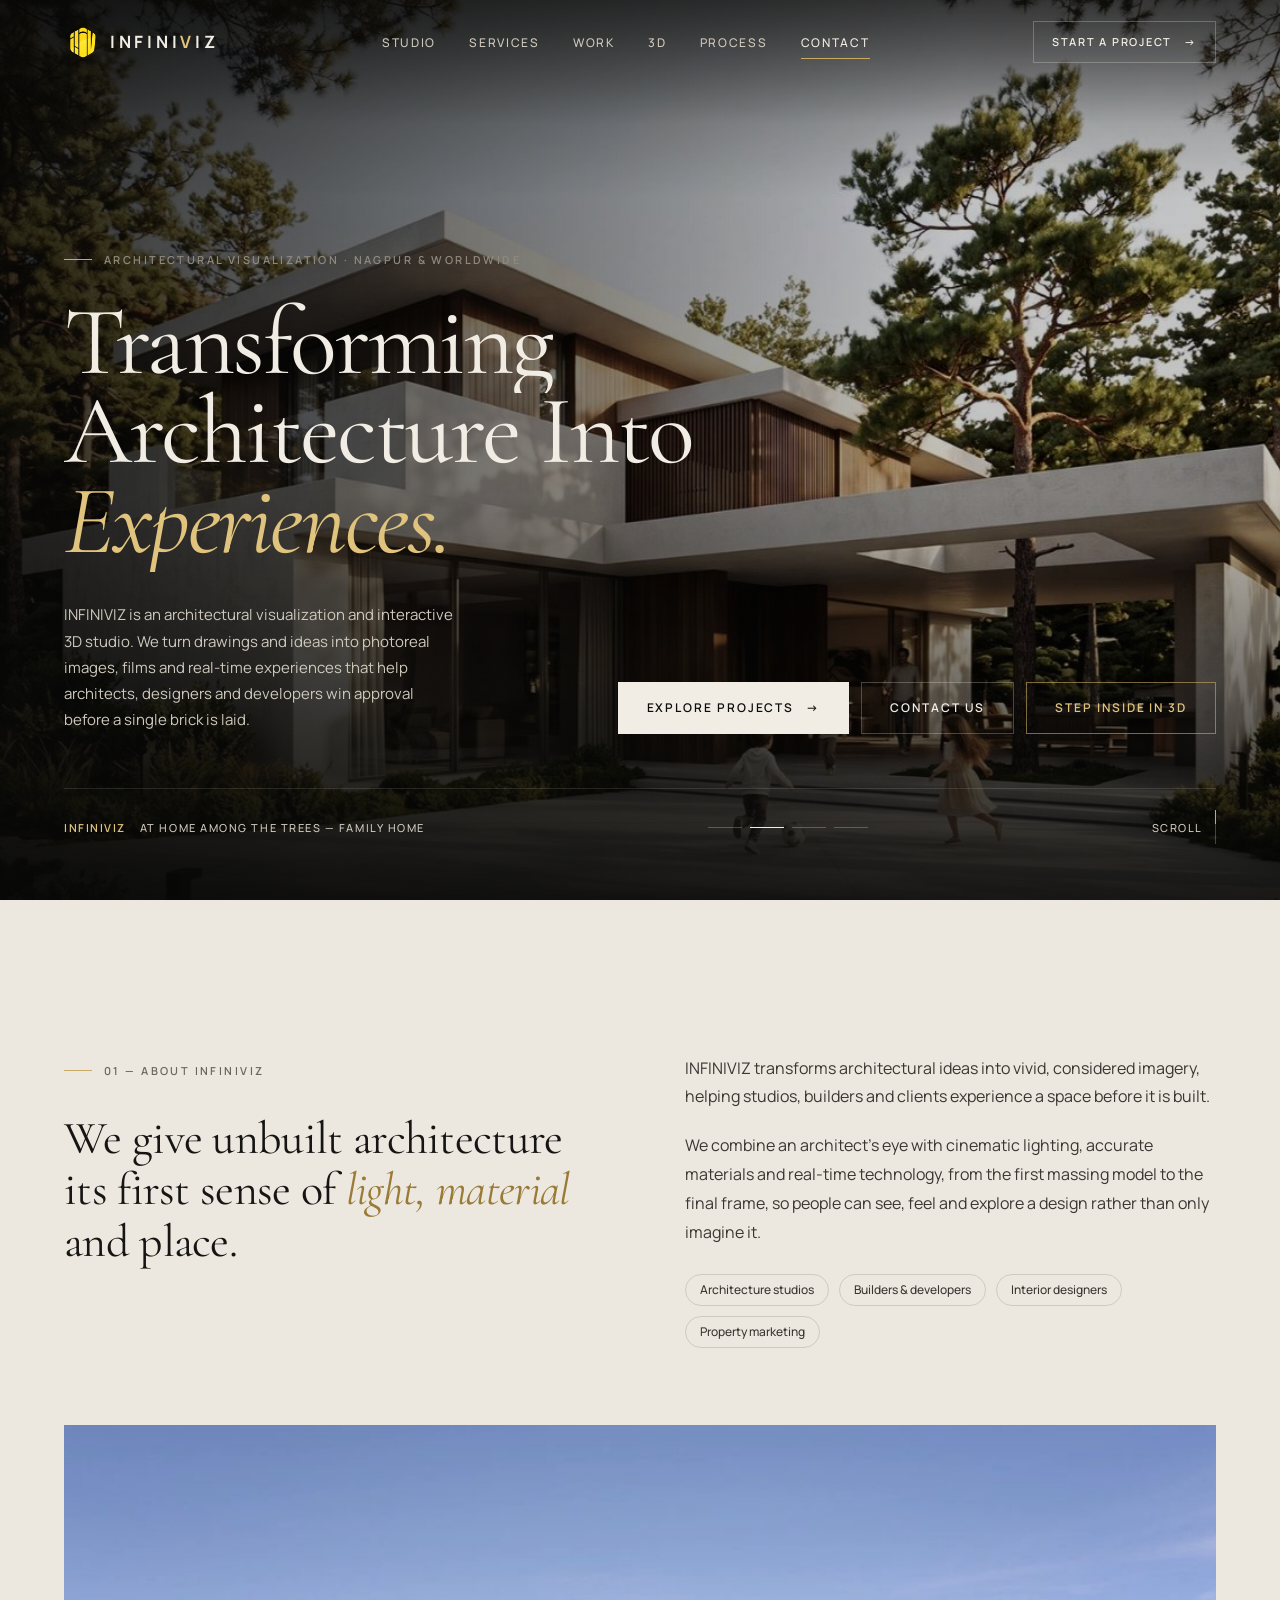
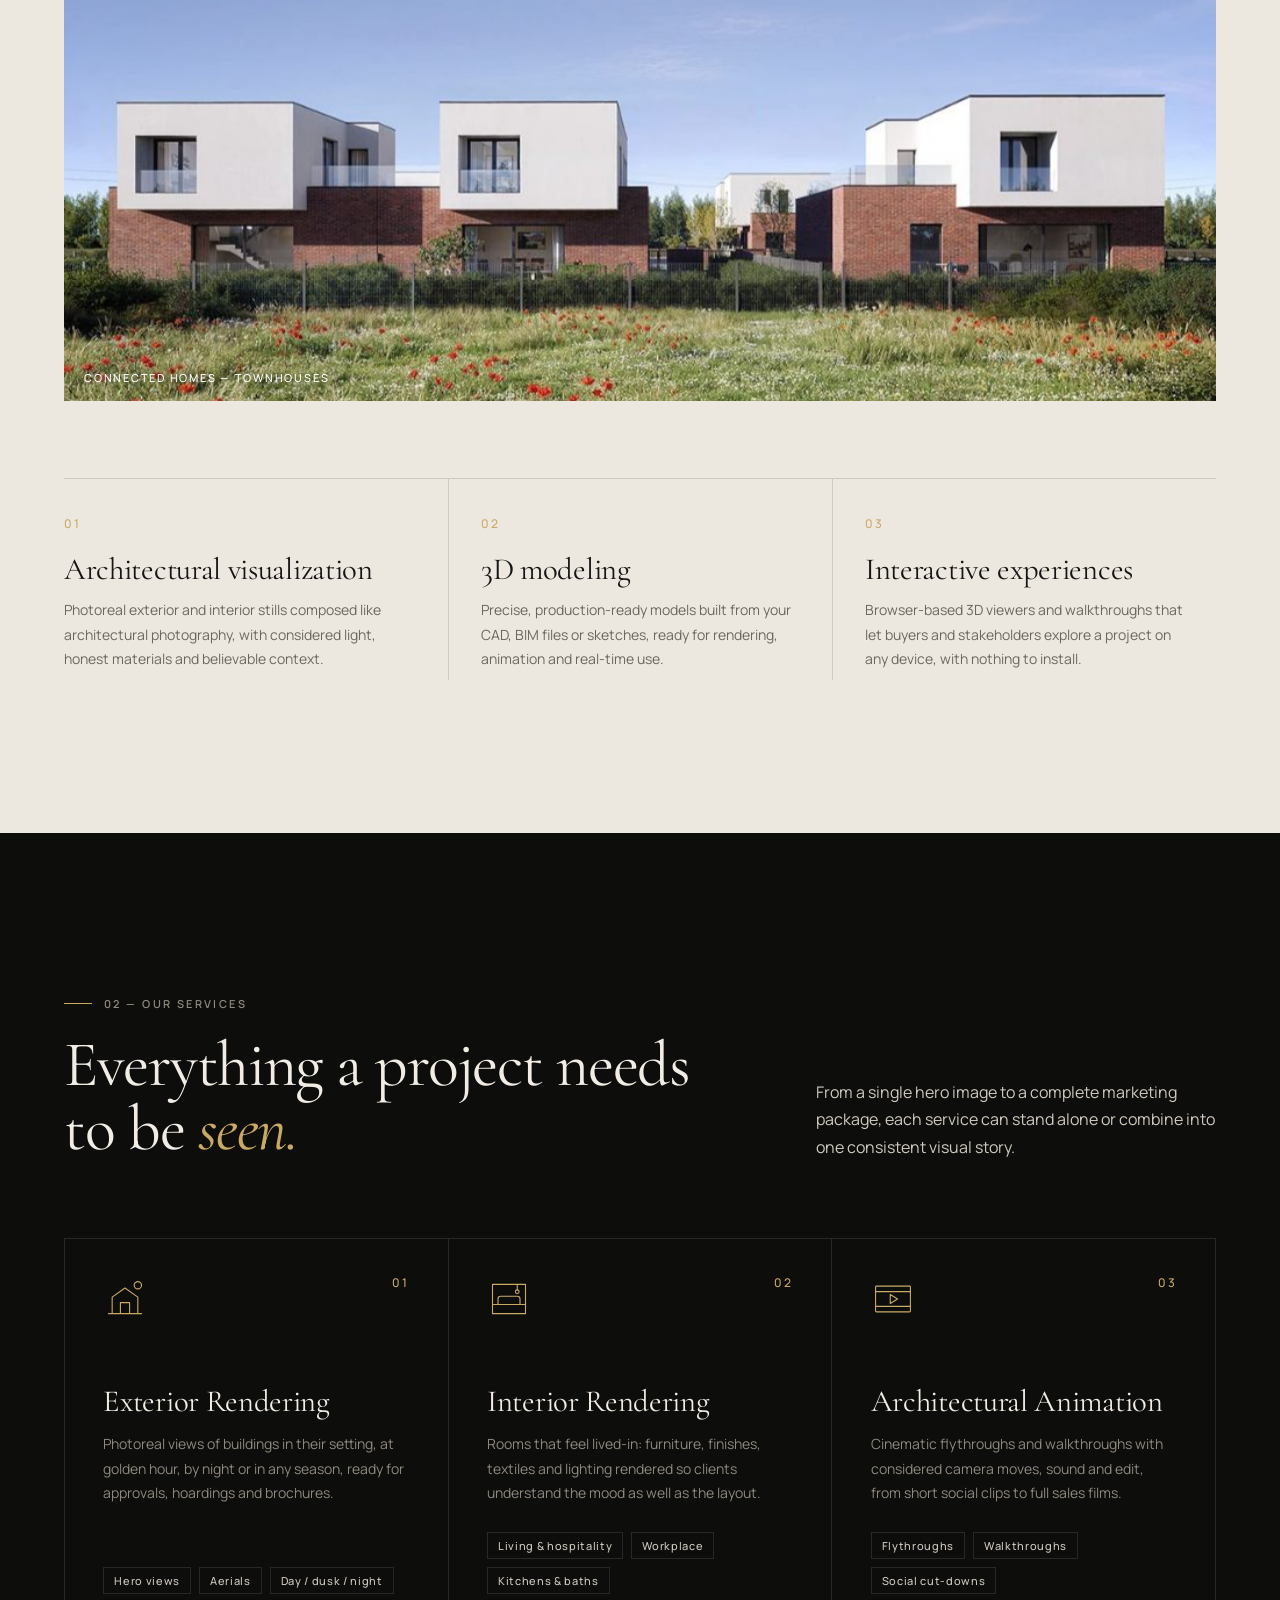
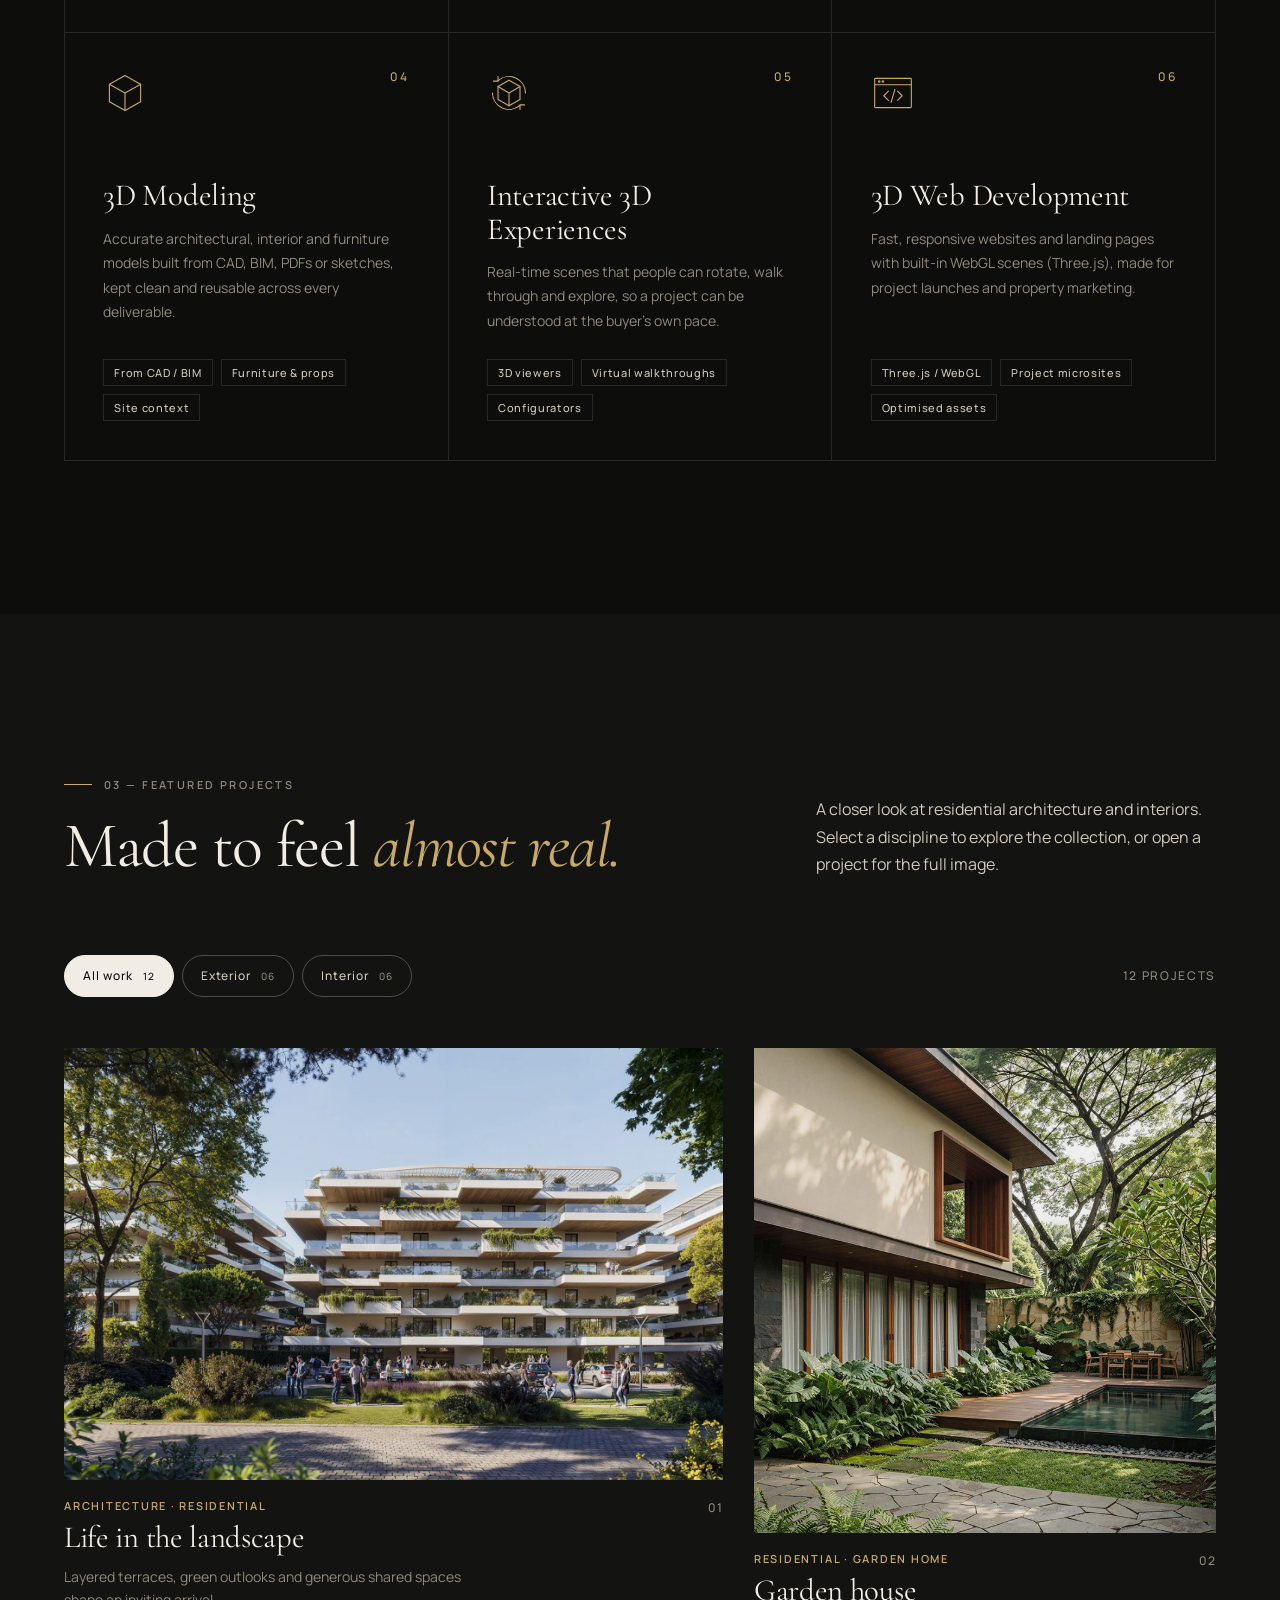
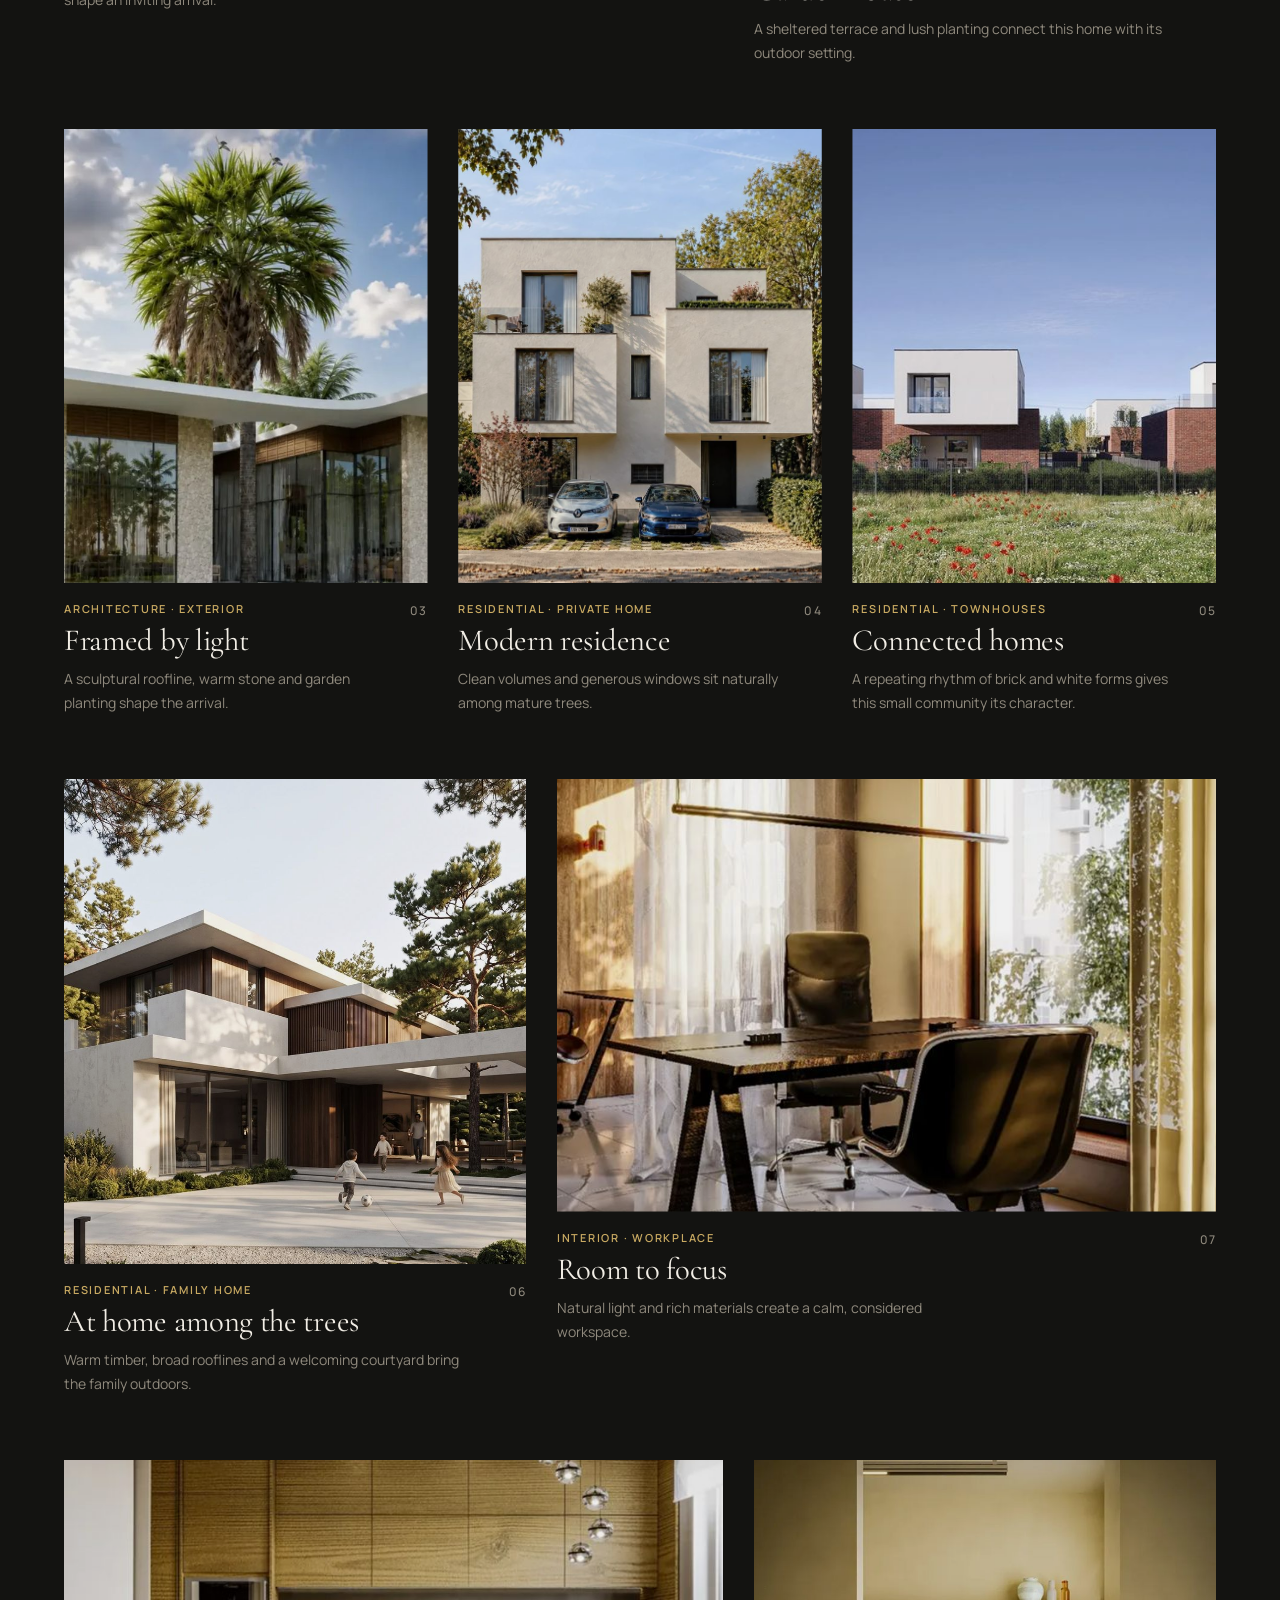
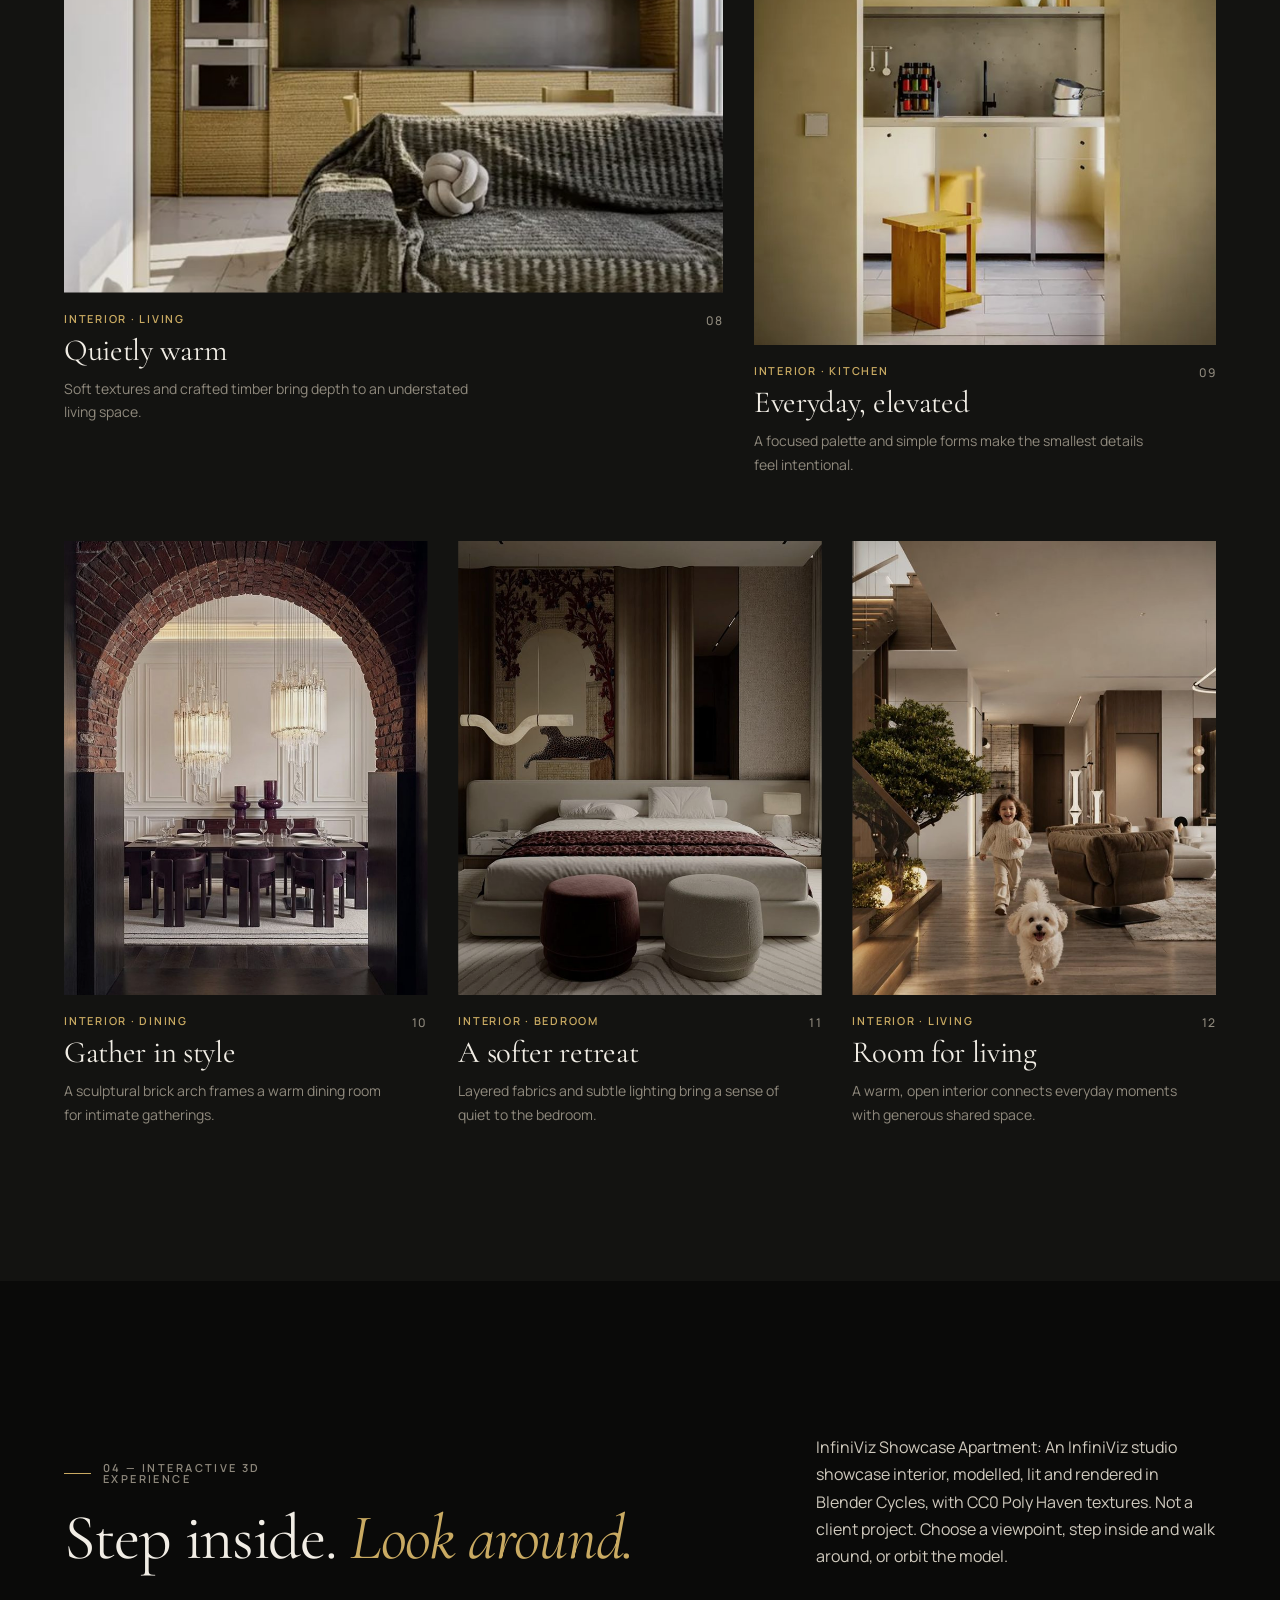
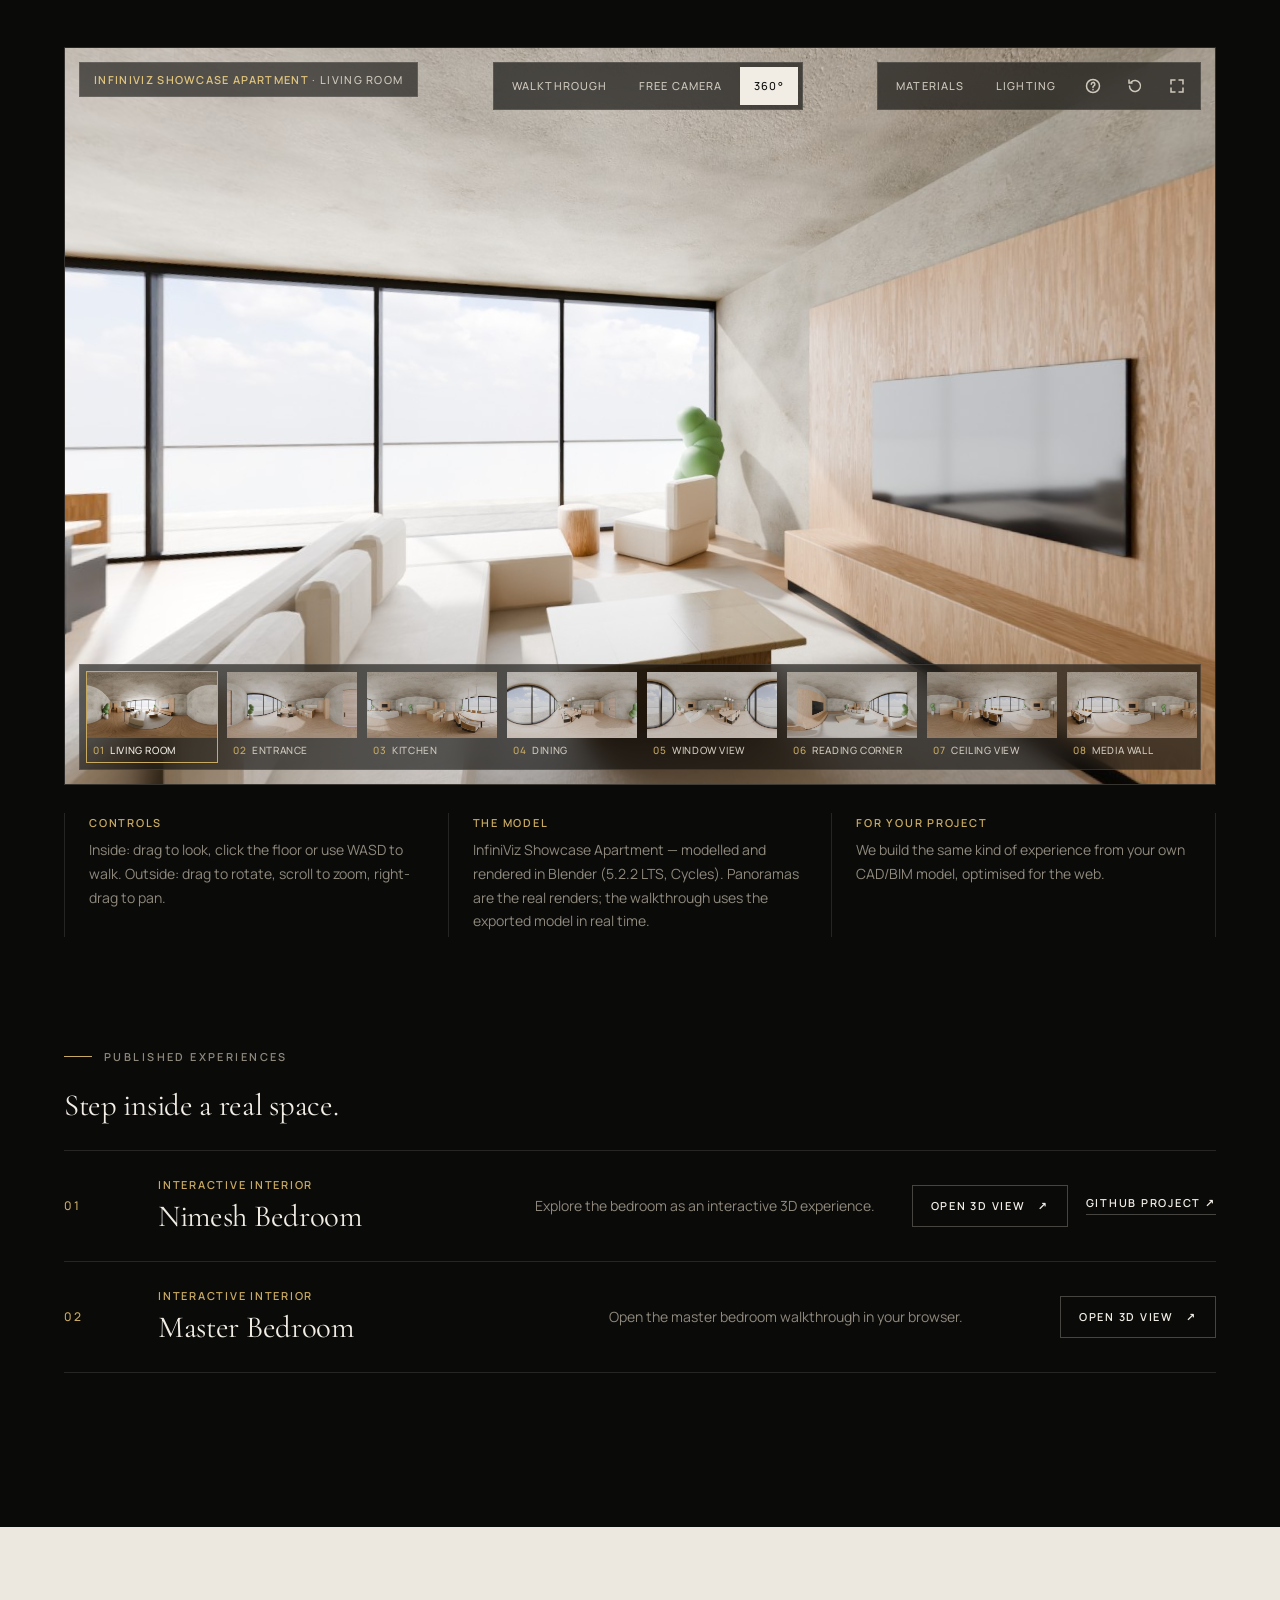
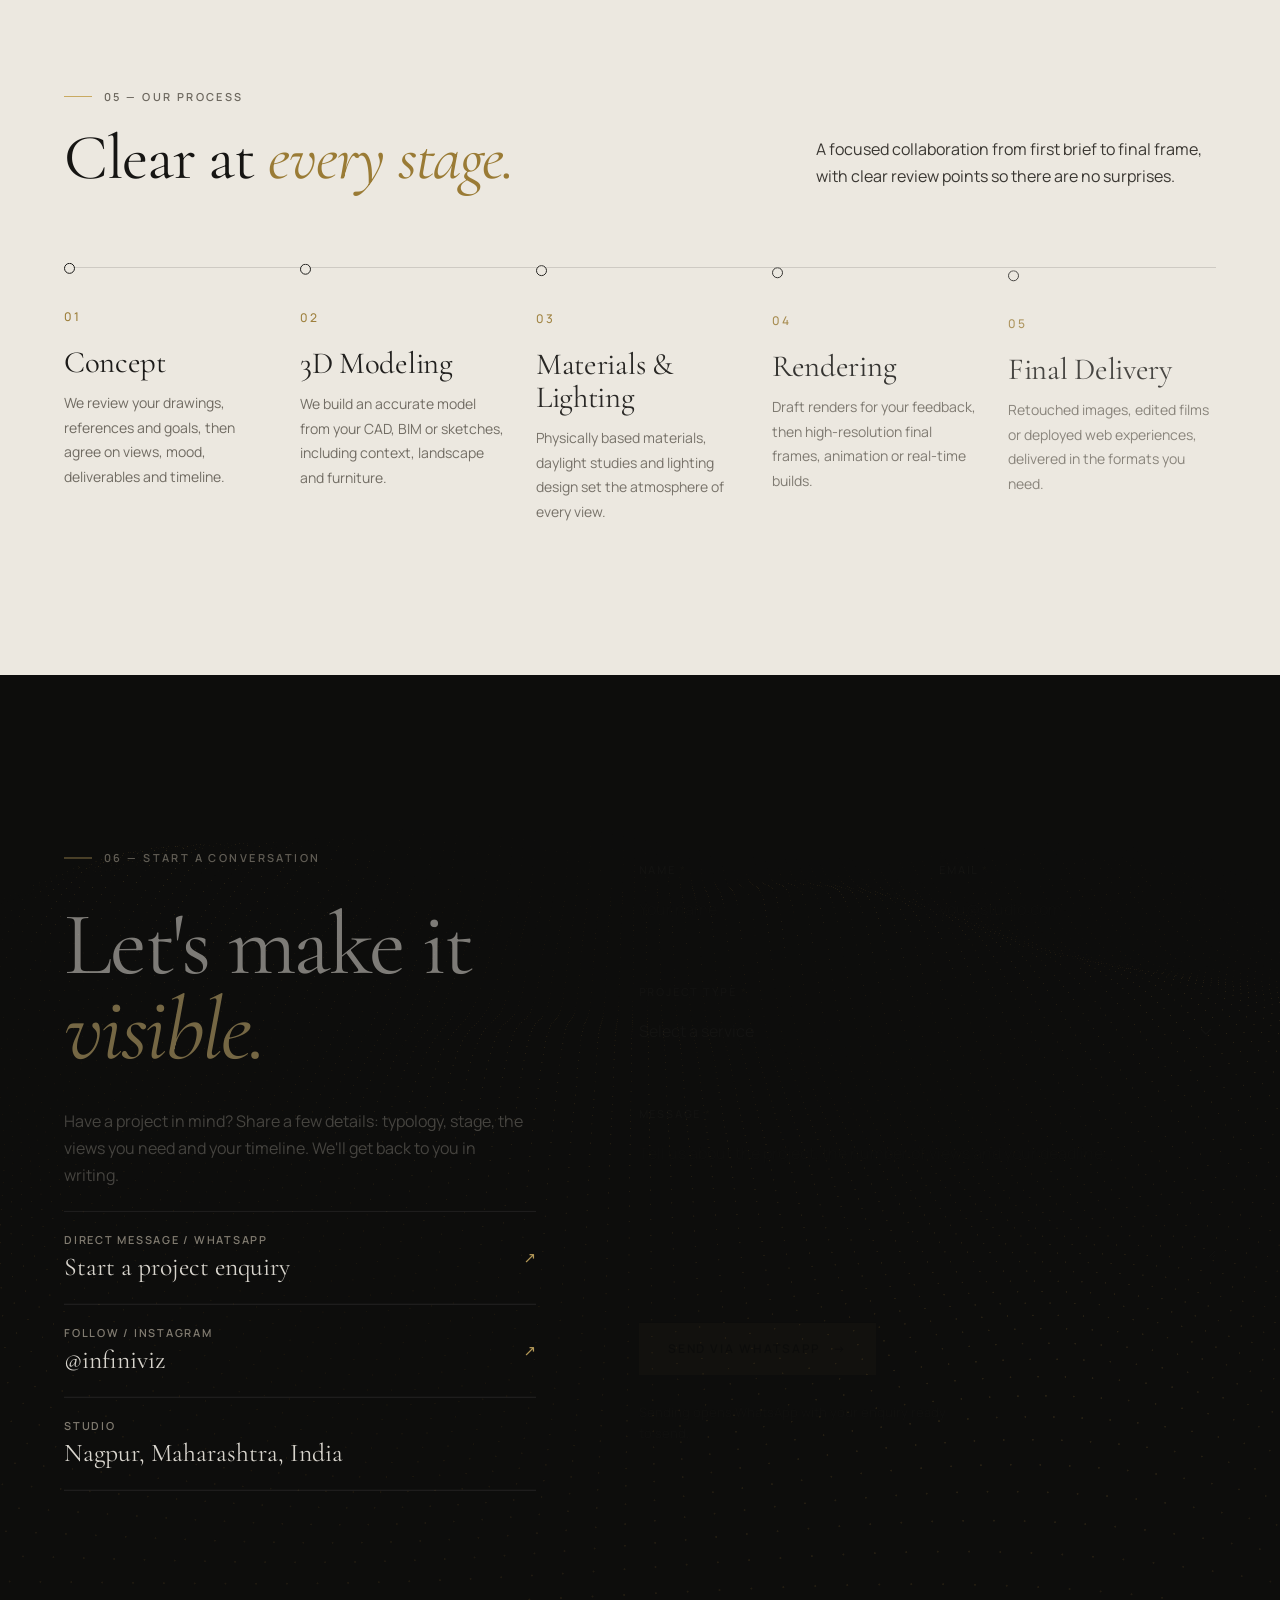
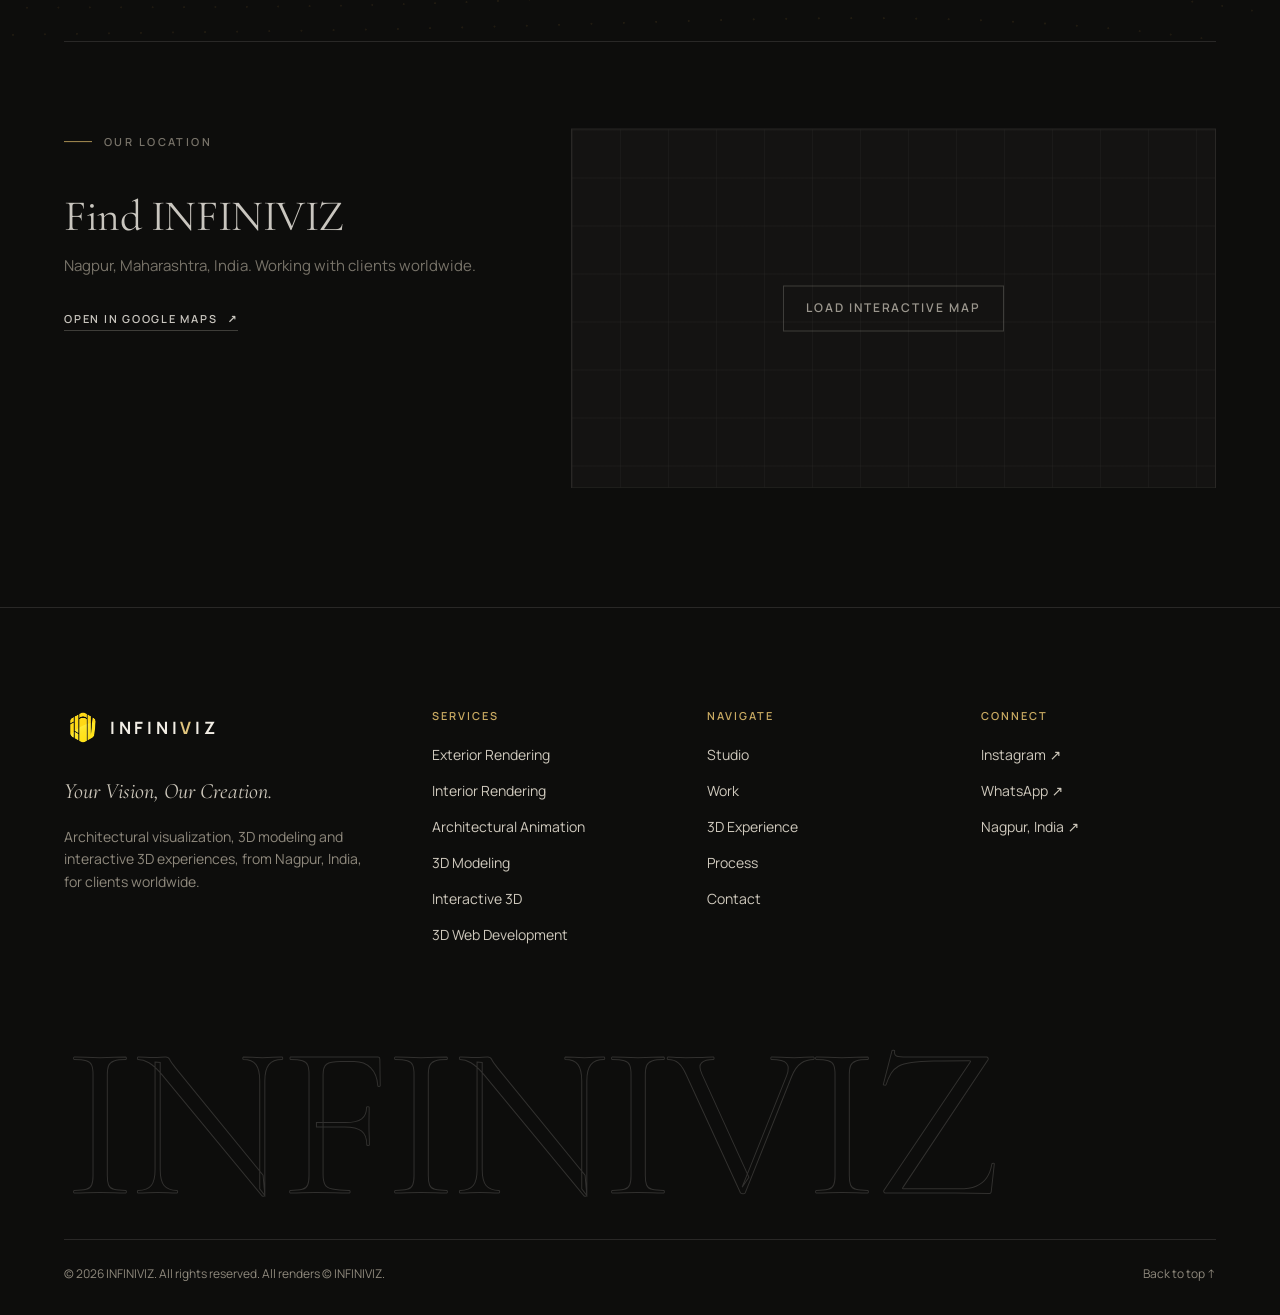
<file: index.html>
<!doctype html>
<html lang="en">
<head>
  <meta charset="utf-8">
  <meta name="viewport" content="width=device-width, initial-scale=1, viewport-fit=cover">
  <title>INFINIVIZ — Architectural Visualization &amp; Interactive 3D Studio</title>
  <meta name="description" content="INFINIVIZ is an architectural visualization studio in Nagpur, India, working worldwide. Photoreal exterior and interior rendering, architectural animation, 3D modeling and interactive 3D web experiences.">
  <meta name="theme-color" content="#0d0d0c">
  <link rel="canonical" href="https://hasoriya45-bot.github.io/infiniviz-website/">
  <link rel="icon" type="image/png" href="assets/infiniviz-mark.png">
  <link rel="apple-touch-icon" href="assets/infiniviz-mark.png">

  <meta property="og:type" content="website">
  <meta property="og:site_name" content="INFINIVIZ">
  <meta property="og:title" content="INFINIVIZ — Transforming Architecture Into Experiences">
  <meta property="og:description" content="Architectural visualization, 3D modeling and interactive 3D experiences for architects, interior designers and developers.">
  <meta property="og:url" content="https://hasoriya45-bot.github.io/infiniviz-website/">
  <meta property="og:image" content="https://hasoriya45-bot.github.io/infiniviz-website/assets/img/apartment-exterior-1600.jpg">
  <meta name="twitter:card" content="summary_large_image">

  <link rel="preconnect" href="https://fonts.googleapis.com">
  <link rel="preconnect" href="https://fonts.gstatic.com" crossorigin>
  <link href="https://fonts.googleapis.com/css2?family=Cormorant+Garamond:ital,wght@0,400;0,500;1,400&family=Manrope:wght@400;500;600;700&display=swap" rel="stylesheet">
  <link rel="preload" as="image" href="assets/img/apartment-exterior-1600.jpg" imagesrcset="assets/img/apartment-exterior-800.jpg 800w, assets/img/apartment-exterior-1600.jpg 1586w" imagesizes="100vw" fetchpriority="high">
  <link rel="stylesheet" href="css/styles.css">

  <script>
    document.documentElement.classList.add('js');
    // Safety net: if animations never start (CDN blocked, old browser), show everything.
    setTimeout(function () { if (!document.documentElement.classList.contains('anim-on')) document.documentElement.classList.add('anim-off'); }, 3500);
  </script>
  <script type="importmap">
    { "imports": {
      "three": "./vendor/three/build/three.module.min.js",
      "three/addons/": "./vendor/three/examples/jsm/",
      "three-mesh-bvh": "./vendor/three-mesh-bvh/index.module.js"
    } }
  </script>
  <script defer src="vendor/gsap/gsap.min.js"></script>
  <script defer src="vendor/gsap/ScrollTrigger.min.js"></script>
  <script defer src="vendor/lenis/lenis.min.js"></script>
  <script type="module" src="js/main.js"></script>

  <script type="application/ld+json">
  {
    "@context": "https://schema.org",
    "@type": "ProfessionalService",
    "name": "INFINIVIZ",
    "slogan": "Your Vision, Our Creation",
    "description": "Architectural visualization, 3D rendering, 3D modeling and interactive 3D web experiences.",
    "url": "https://hasoriya45-bot.github.io/infiniviz-website/",
    "logo": "https://hasoriya45-bot.github.io/infiniviz-website/assets/infiniviz-full-logo.png",
    "image": "https://hasoriya45-bot.github.io/infiniviz-website/assets/img/apartment-exterior-1600.jpg",
    "address": { "@type": "PostalAddress", "addressLocality": "Nagpur", "addressRegion": "Maharashtra", "addressCountry": "IN" },
    "geo": { "@type": "GeoCoordinates", "latitude": 21.156909, "longitude": 79.100312 },
    "areaServed": "Worldwide",
    "sameAs": ["https://www.instagram.com/infiniviz/"],
    "knowsAbout": ["Architectural visualization", "Exterior rendering", "Interior rendering", "Architectural animation", "3D modeling", "Interactive 3D", "WebGL"]
  }
  </script>
</head>
<body data-page="home">
  <a class="skip-link" href="#main">Skip to content</a>

  <div class="intro" id="intro" aria-hidden="true"><img src="assets/infiniviz-full-logo.png" alt="" width="950" height="958"></div>
  <script>
    try { if (sessionStorage.getItem('ivz-intro') || /[?&](shot|selftest)=/.test(location.search)) document.getElementById('intro').hidden = true; else sessionStorage.setItem('ivz-intro', '1'); } catch (e) {}
  </script>

  <header class="site-header" data-header>
    <div class="container header-inner">
      <a class="brand" href="#top" aria-label="INFINIVIZ — home">
        <img src="assets/infiniviz-mark-transparent.png" alt="" width="34" height="34">
        <span class="brand-name">INFINI<span>V</span>IZ</span>
      </a>
      <nav class="nav" aria-label="Primary">
        <ul class="nav-list">
          <li><a href="#about">Studio</a></li>
          <li><a href="#services">Services</a></li>
          <li><a href="#work">Work</a></li>
          <li><a href="#experience">3D</a></li>
          <li><a href="#process">Process</a></li>
          <li><a href="#contact">Contact</a></li>
        </ul>
      </nav>
      <div class="header-actions">
        <a class="btn btn--small header-cta" href="#contact">Start a project <span class="arrow" aria-hidden="true">→</span></a>
        <button class="nav-toggle" type="button" aria-expanded="false" aria-controls="mobile-menu" aria-label="Open menu"><span></span><span></span></button>
      </div>
    </div>
  </header>

  <div class="mobile-menu" id="mobile-menu" aria-label="Menu">
    <ul>
      <li><a href="#about">Studio <small>01</small></a></li>
      <li><a href="#services">Services <small>02</small></a></li>
      <li><a href="#work">Work <small>03</small></a></li>
      <li><a href="#experience">3D Experience <small>04</small></a></li>
      <li><a href="#process">Process <small>05</small></a></li>
      <li><a href="#contact">Contact <small>06</small></a></li>
    </ul>
    <div class="mobile-menu-foot" data-menu-foot></div>
  </div>

  <main id="main">
    <!-- 1. HERO -->
    <section class="hero" id="top" aria-labelledby="hero-title">
      <div class="hero-media" data-hero-slides>
        <figure class="hero-slide is-active" data-caption="Life in the landscape — Apartment residence">
          <img src="assets/img/apartment-exterior-1600.jpg" srcset="assets/img/apartment-exterior-800.jpg 800w, assets/img/apartment-exterior-1600.jpg 1586w" sizes="100vw" alt="3D render of a landscaped contemporary apartment building with planted terraces" width="1586" height="1176" fetchpriority="high">
        </figure>
        <figure class="hero-slide" data-caption="At home among the trees — Family home">
          <img src="assets/img/residential-forest-house-1600.jpg" srcset="assets/img/residential-forest-house-800.jpg 800w, assets/img/residential-forest-house-1600.jpg 1162w" sizes="100vw" alt="3D render of a contemporary family home in a pine forest" width="1162" height="962" loading="lazy" decoding="async">
        </figure>
        <figure class="hero-slide" data-caption="Framed by light — Villa exterior">
          <img src="assets/img/exterior-1600.jpg" srcset="assets/img/exterior-800.jpg 800w, assets/img/exterior-1600.jpg 1310w" sizes="100vw" alt="3D render of a sculptural modern villa among palm trees" width="1310" height="779" loading="lazy" decoding="async">
        </figure>
        <figure class="hero-slide" data-caption="Modern residence — Private home">
          <img src="assets/img/residential-modern-house-1600.jpg" srcset="assets/img/residential-modern-house-800.jpg 800w, assets/img/residential-modern-house-1600.jpg 1171w" sizes="100vw" alt="3D render of a modern white family home framed by mature trees" width="1171" height="961" loading="lazy" decoding="async">
        </figure>
        <div class="hero-scrim" aria-hidden="true"></div>
      </div>

      <div class="container hero-content">
        <p class="eyebrow" data-hero-fade>Architectural Visualization · Nagpur &amp; Worldwide</p>
        <h1 class="display hero-title" id="hero-title">
          <span class="line"><span>Transforming</span></span>
          <span class="line"><span>Architecture Into</span></span>
          <span class="line"><span><em>Experiences.</em></span></span>
        </h1>
        <div class="hero-row">
          <p class="hero-sub" data-hero-fade>INFINIVIZ is an architectural visualization and interactive 3D studio. We turn drawings and ideas into photoreal images, films and real-time experiences that help architects, designers and developers win approval before a single brick is laid.</p>
          <div class="hero-actions" data-hero-fade>
            <a class="btn btn--primary" href="#work">Explore Projects <span class="arrow" aria-hidden="true">→</span></a>
            <a class="btn" href="#contact">Contact Us</a>
            <a class="btn btn--ghost-gold" href="#experience" data-step-inside>Step inside in 3D</a>
          </div>
        </div>
        <div class="hero-foot" data-hero-fade>
          <p class="hero-caption" aria-live="polite"><b>INFINIVIZ</b><span data-hero-caption>Life in the landscape — Apartment residence</span></p>
          <div class="hero-dots" data-hero-dots role="group" aria-label="Choose hero image"></div>
          <a class="scroll-cue" href="#about">Scroll <i aria-hidden="true"></i></a>
        </div>
      </div>
    </section>

    <!-- 2. ABOUT -->
    <section class="section section--light" id="about" aria-labelledby="about-title">
      <div class="container">
        <div class="about-grid">
          <div data-reveal>
            <p class="eyebrow">01 — About Infiniviz</p>
            <h2 class="about-statement" id="about-title">We give unbuilt architecture its first sense of <em>light, material</em> and place.</h2>
          </div>
          <div class="about-copy" data-reveal>
            <p>INFINIVIZ transforms architectural ideas into vivid, considered imagery, helping studios, builders and clients experience a space before it is built.</p>
            <p>We combine an architect's eye with cinematic lighting, accurate materials and real-time technology, from the first massing model to the final frame, so people can see, feel and explore a design rather than only imagine it.</p>
            <div class="audiences" aria-label="Who we work with">
              <span>Architecture studios</span><span>Builders &amp; developers</span><span>Interior designers</span><span>Property marketing</span>
            </div>
          </div>
        </div>

        <figure class="about-media" data-reveal>
          <img data-parallax src="assets/img/residential-townhouses-1600.jpg" srcset="assets/img/residential-townhouses-800.jpg 800w, assets/img/residential-townhouses-1600.jpg 993w" sizes="(max-width: 1560px) 100vw, 1400px" alt="3D render of brick and white contemporary townhouses behind a meadow of poppies" width="993" height="585" loading="lazy" decoding="async">
          <figcaption>Connected homes — Townhouses</figcaption>
        </figure>

        <div class="pillars">
          <article class="pillar" data-reveal>
            <span class="num">01</span>
            <h3 class="h3">Architectural visualization</h3>
            <p>Photoreal exterior and interior stills composed like architectural photography, with considered light, honest materials and believable context.</p>
          </article>
          <article class="pillar" data-reveal>
            <span class="num">02</span>
            <h3 class="h3">3D modeling</h3>
            <p>Precise, production-ready models built from your CAD, BIM files or sketches, ready for rendering, animation and real-time use.</p>
          </article>
          <article class="pillar" data-reveal>
            <span class="num">03</span>
            <h3 class="h3">Interactive experiences</h3>
            <p>Browser-based 3D viewers and walkthroughs that let buyers and stakeholders explore a project on any device, with nothing to install.</p>
          </article>
        </div>
      </div>
    </section>

    <!-- 3. SERVICES -->
    <section class="section" id="services" aria-labelledby="services-title">
      <div class="container">
        <div class="section-head">
          <div data-reveal>
            <p class="eyebrow">02 — Our Services</p>
            <h2 class="h2" id="services-title">Everything a project needs to be <em>seen.</em></h2>
          </div>
          <p class="lead" data-reveal>From a single hero image to a complete marketing package, each service can stand alone or combine into one consistent visual story.</p>
        </div>

        <div class="services-grid">
          <article class="service" data-reveal>
            <div class="service-top">
              <span class="service-icon" aria-hidden="true"><svg viewBox="0 0 48 48"><path d="M6 40h36M10 40V22l14-10 14 10v18M19 40V28h10v12"/><circle cx="38" cy="9" r="4"/></svg></span>
              <span class="num">01</span>
            </div>
            <h3 class="h3">Exterior Rendering</h3>
            <p>Photoreal views of buildings in their setting, at golden hour, by night or in any season, ready for approvals, hoardings and brochures.</p>
            <ul><li>Hero views</li><li>Aerials</li><li>Day / dusk / night</li></ul>
          </article>
          <article class="service" data-reveal>
            <div class="service-top">
              <span class="service-icon" aria-hidden="true"><svg viewBox="0 0 48 48"><path d="M6 8h36v32H6zM6 30h36"/><path d="M12 30v-6a3 3 0 0 1 3-3h18a3 3 0 0 1 3 3v6M33 8v6"/><circle cx="33" cy="16" r="2"/></svg></span>
              <span class="num">02</span>
            </div>
            <h3 class="h3">Interior Rendering</h3>
            <p>Rooms that feel lived-in: furniture, finishes, textiles and lighting rendered so clients understand the mood as well as the layout.</p>
            <ul><li>Living &amp; hospitality</li><li>Workplace</li><li>Kitchens &amp; baths</li></ul>
          </article>
          <article class="service" data-reveal>
            <div class="service-top">
              <span class="service-icon" aria-hidden="true"><svg viewBox="0 0 48 48"><rect x="5" y="10" width="38" height="28" rx="1"/><path d="M21 19v10l8-5z"/><path d="M5 16h38M5 32h38"/></svg></span>
              <span class="num">03</span>
            </div>
            <h3 class="h3">Architectural Animation</h3>
            <p>Cinematic flythroughs and walkthroughs with considered camera moves, sound and edit, from short social clips to full sales films.</p>
            <ul><li>Flythroughs</li><li>Walkthroughs</li><li>Social cut-downs</li></ul>
          </article>
          <article class="service" data-reveal>
            <div class="service-top">
              <span class="service-icon" aria-hidden="true"><svg viewBox="0 0 48 48"><path d="M24 5l17 9.5v19L24 43 7 33.5v-19z"/><path d="M7 14.5L24 24l17-9.5M24 24v19"/></svg></span>
              <span class="num">04</span>
            </div>
            <h3 class="h3">3D Modeling</h3>
            <p>Accurate architectural, interior and furniture models built from CAD, BIM, PDFs or sketches, kept clean and reusable across every deliverable.</p>
            <ul><li>From CAD / BIM</li><li>Furniture &amp; props</li><li>Site context</li></ul>
          </article>
          <article class="service" data-reveal>
            <div class="service-top">
              <span class="service-icon" aria-hidden="true"><svg viewBox="0 0 48 48"><path d="M24 10l12 7v14l-12 7-12-7V17z"/><path d="M12 17l12 7 12-7M24 24v14"/><path d="M6 24a18 18 0 0 0 30 13.4M42 24A18 18 0 0 0 12 10.6"/><path d="M36 42v-5h5M12 6v5H7"/></svg></span>
              <span class="num">05</span>
            </div>
            <h3 class="h3">Interactive 3D Experiences</h3>
            <p>Real-time scenes that people can rotate, walk through and explore, so a project can be understood at the buyer's own pace.</p>
            <ul><li>3D viewers</li><li>Virtual walkthroughs</li><li>Configurators</li></ul>
          </article>
          <article class="service" data-reveal>
            <div class="service-top">
              <span class="service-icon" aria-hidden="true"><svg viewBox="0 0 48 48"><rect x="4" y="8" width="40" height="32" rx="1"/><path d="M4 15h40"/><circle cx="9" cy="11.5" r=".8"/><circle cx="13" cy="11.5" r=".8"/><path d="M19 22l-5 5 5 5M29 22l5 5-5 5M26 20l-4 14"/></svg></span>
              <span class="num">06</span>
            </div>
            <h3 class="h3">3D Web Development</h3>
            <p>Fast, responsive websites and landing pages with built-in WebGL scenes (Three.js), made for project launches and property marketing.</p>
            <ul><li>Three.js / WebGL</li><li>Project microsites</li><li>Optimised assets</li></ul>
          </article>
        </div>
      </div>
    </section>

    <!-- 4. FEATURED PROJECTS -->
    <section class="section section--panel" id="work" aria-labelledby="work-title">
      <div class="container">
        <div class="section-head">
          <div data-reveal>
            <p class="eyebrow">03 — Featured Projects</p>
            <h2 class="h2" id="work-title">Made to feel <em>almost real.</em></h2>
          </div>
          <p class="lead" data-reveal>A closer look at residential architecture and interiors. Select a discipline to explore the collection, or open a project for the full image.</p>
        </div>

        <div class="filters" role="group" aria-label="Filter projects" data-filters data-reveal></div>
        <div class="projects-grid" data-projects aria-live="polite"></div>
        <noscript><p class="muted">Enable JavaScript to browse the project gallery.</p></noscript>
      </div>
    </section>

    <!-- 5. INTERACTIVE 3D EXPERIENCE -->
    <section class="section experience" id="experience" aria-labelledby="exp-title">
      <div class="container">
        <div class="section-head">
          <div data-reveal>
            <p class="eyebrow">04 — Interactive 3D Experience</p>
            <h2 class="h2" id="exp-title">Step inside. <em>Look around.</em></h2>
          </div>
          <p class="lead" data-reveal data-exp-lead>A live, real-time rendered villa, not a video. Walk through the rooms in first person, orbit around the building, change the time of day, or cut a section through it.</p>
        </div>

        <div class="viewer is-idle" data-viewer data-reveal>
          <div class="viewer-loading" aria-hidden="true">Loading 3D scene…</div>
          <div class="viewer-activate">
            <div class="va-actions">
              <button class="va-btn va-btn--primary" type="button" data-walk-enter="living">
                <svg width="18" height="18" viewBox="0 0 24 24" fill="none" stroke="currentColor" stroke-width="1.5" aria-hidden="true"><path d="M4 21V9l8-6 8 6v12"/><path d="M10 21v-6h4v6"/></svg>Step inside
              </button>
              <button class="va-btn" type="button" data-viewer-activate>
                <svg width="18" height="18" viewBox="0 0 24 24" fill="none" stroke="currentColor" stroke-width="1.5" aria-hidden="true"><path d="M12 3l8 4.5v9L12 21l-8-4.5v-9z"/><path d="M4 7.5l8 4.5 8-4.5M12 12v9"/></svg>Explore around
              </button>
            </div>
          </div>
          <div class="viewer-fade" data-viewer-fade aria-hidden="true"></div>
          <div class="viewer-ui">
            <p class="vu-label">Concept villa · <b data-viewer-status>Golden hour</b></p>
            <div class="vu-group vu-rooms" role="group" aria-label="Rooms">
              <button class="vu-btn" type="button" data-spot="living" aria-pressed="true">Living</button>
              <button class="vu-btn" type="button" data-spot="kitchen" aria-pressed="false">Kitchen</button>
              <button class="vu-btn" type="button" data-spot="dining" aria-pressed="false">Dining</button>
              <button class="vu-btn" type="button" data-spot="study" aria-pressed="false">Study</button>
              <button class="vu-btn" type="button" data-spot="bedroom" aria-pressed="false">Bedroom</button>
              <button class="vu-btn" type="button" data-spot="terrace" aria-pressed="false">Terrace</button>
            </div>
            <button class="vu-exit" type="button" data-walk-exit>
              <svg viewBox="0 0 16 16" width="14" height="14" fill="none" stroke="currentColor" stroke-width="1.5" aria-hidden="true"><path d="M10 3L5 8l5 5"/></svg>Exit walkthrough
            </button>
            <p class="vu-hint">Drag to look around · click the floor to walk · WASD / arrow keys</p>
            <div class="vu-pad" role="group" aria-label="Move">
              <button class="vu-btn vu-icon" type="button" data-move="fwd" aria-label="Walk forward"><svg viewBox="0 0 16 16"><path d="M8 13V3M4 7l4-4 4 4"/></svg></button>
              <button class="vu-btn vu-icon" type="button" data-move="left" aria-label="Turn left"><svg viewBox="0 0 16 16"><path d="M13 8H3M7 4L3 8l4 4"/></svg></button>
              <button class="vu-btn vu-icon" type="button" data-move="back" aria-label="Walk back"><svg viewBox="0 0 16 16"><path d="M8 3v10M4 9l4 4 4-4"/></svg></button>
              <button class="vu-btn vu-icon" type="button" data-move="right" aria-label="Turn right"><svg viewBox="0 0 16 16"><path d="M3 8h10M9 4l4 4-4 4"/></svg></button>
            </div>
            <div class="vu-group vu-time" role="group" aria-label="Time of day">
              <button class="vu-btn" type="button" data-time="day" aria-pressed="false">Day</button>
              <button class="vu-btn" type="button" data-time="golden" aria-pressed="true">Dusk</button>
              <button class="vu-btn" type="button" data-time="night" aria-pressed="false">Night</button>
            </div>
            <div class="vu-group vu-views" role="group" aria-label="Camera views">
              <button class="vu-btn" type="button" data-view="front" aria-pressed="true">Front</button>
              <button class="vu-btn" type="button" data-view="aerial" aria-pressed="false">Aerial</button>
              <button class="vu-btn" type="button" data-view="pool" aria-pressed="false">Poolside</button>
              <button class="vu-btn" type="button" data-view="cantilever" aria-pressed="false">Cantilever</button>
              <button class="vu-btn" type="button" data-view="rear" aria-pressed="false">Rear</button>
              <button class="vu-btn vu-btn--accent" type="button" data-walk-enter="living">Step inside</button>
            </div>
            <div class="vu-group vu-tools" role="group" aria-label="Viewer tools">
              <button class="vu-btn vu-icon" type="button" data-zoom="in" aria-label="Zoom in"><svg viewBox="0 0 16 16"><path d="M8 3v10M3 8h10"/></svg></button>
              <button class="vu-btn vu-icon" type="button" data-zoom="out" aria-label="Zoom out"><svg viewBox="0 0 16 16"><path d="M3 8h10"/></svg></button>
              <button class="vu-btn vu-icon" type="button" data-toggle="section" aria-pressed="false" aria-label="Section view: remove roof and upper floor"><svg viewBox="0 0 16 16"><path d="M2 6h12M2 6l3-3h6l3 3M3 6v7h10V6"/><path d="M1 9.5h14" stroke-dasharray="2 1.5"/></svg></button>
              <button class="vu-btn vu-icon" type="button" data-toggle="rotate" aria-pressed="true" aria-label="Auto-rotate"><svg viewBox="0 0 16 16"><path d="M13.5 8A5.5 5.5 0 1 1 11 3.4"/><path d="M11 1v3h3"/></svg></button>
              <button class="vu-btn vu-icon" type="button" data-fullscreen aria-label="Full screen"><svg viewBox="0 0 16 16"><path d="M2 6V2h4M10 2h4v4M14 10v4h-4M6 14H2v-4"/></svg></button>
            </div>
          </div>
          <div class="viewer-fallback">
            <img src="assets/concept-villa.svg" alt="Line drawing of the concept villa used in the 3D viewer" width="1600" height="900" loading="lazy">
            <p data-fallback-msg>Interactive 3D isn't available in this browser, so a drawing of the model is shown instead.</p>
          </div>
        </div>

        <dl class="viewer-meta" data-reveal>
          <div><dt>Controls</dt><dd>Inside: drag to look, click the floor or use WASD to walk. Outside: drag to rotate, scroll to zoom, right-drag to pan.</dd></div>
          <div><dt>The model</dt><dd data-exp-model>A concept villa modelled in code for this demo. It is not a client project.</dd></div>
          <div><dt>For your project</dt><dd>We build the same kind of experience from your own CAD/BIM model, optimised for the web.</dd></div>
        </dl>

        <div class="experiences">
          <div class="experiences-head" data-reveal>
            <div>
              <p class="eyebrow">Published experiences</p>
              <h3 class="h3" style="margin-top:16px">Step inside a real space.</h3>
            </div>
          </div>
          <div class="experience-list" data-experiences></div>
        </div>
      </div>
    </section>

    <!-- 6. PROCESS -->
    <section class="section section--light" id="process" aria-labelledby="process-title">
      <div class="container">
        <div class="section-head">
          <div data-reveal>
            <p class="eyebrow">05 — Our Process</p>
            <h2 class="h2" id="process-title">Clear at <em>every stage.</em></h2>
          </div>
          <p class="lead" data-reveal>A focused collaboration from first brief to final frame, with clear review points so there are no surprises.</p>
        </div>
        <div class="process-track">
          <div class="process-line" aria-hidden="true"><i data-process-line></i></div>
          <ol class="process-steps">
            <li class="process-step" data-reveal>
              <span class="num">01</span>
              <h3 class="h3">Concept</h3>
              <p>We review your drawings, references and goals, then agree on views, mood, deliverables and timeline.</p>
            </li>
            <li class="process-step" data-reveal>
              <span class="num">02</span>
              <h3 class="h3">3D Modeling</h3>
              <p>We build an accurate model from your CAD, BIM or sketches, including context, landscape and furniture.</p>
            </li>
            <li class="process-step" data-reveal>
              <span class="num">03</span>
              <h3 class="h3">Materials &amp; Lighting</h3>
              <p>Physically based materials, daylight studies and lighting design set the atmosphere of every view.</p>
            </li>
            <li class="process-step" data-reveal>
              <span class="num">04</span>
              <h3 class="h3">Rendering</h3>
              <p>Draft renders for your feedback, then high-resolution final frames, animation or real-time builds.</p>
            </li>
            <li class="process-step" data-reveal>
              <span class="num">05</span>
              <h3 class="h3">Final Delivery</h3>
              <p>Retouched images, edited films or deployed web experiences, delivered in the formats you need.</p>
            </li>
          </ol>
        </div>
      </div>
    </section>

    <!-- 7. CONTACT -->
    <section class="section contact" id="contact" aria-labelledby="contact-title">
      <div class="contact-field-bg" data-point-field aria-hidden="true"></div>
      <div class="container">
        <div class="contact-grid">
          <div>
            <p class="eyebrow" data-reveal>06 — Start a conversation</p>
            <h2 class="display contact-title" id="contact-title" data-reveal>Let's make it <em>visible.</em></h2>
            <p class="lead" data-reveal style="margin-top:28px">Have a project in mind? Share a few details: typology, stage, the views you need and your timeline. We'll get back to you in writing.</p>
            <div class="contact-channels" data-channels data-reveal></div>
          </div>

          <form class="form" data-contact-form novalidate data-reveal>
            <div class="field">
              <label for="f-name">Name <span class="req" aria-hidden="true">*</span></label>
              <input id="f-name" name="name" type="text" autocomplete="name" required placeholder="Your name" aria-describedby="e-name">
              <span class="field-error" id="e-name" aria-live="polite"></span>
            </div>
            <div class="field">
              <label for="f-email">Email <span class="req" aria-hidden="true">*</span></label>
              <input id="f-email" name="email" type="email" autocomplete="email" required placeholder="you@studio.com" aria-describedby="e-email">
              <span class="field-error" id="e-email" aria-live="polite"></span>
            </div>
            <div class="field field--full">
              <label for="f-type">Project type <span class="req" aria-hidden="true">*</span></label>
              <select id="f-type" name="projectType" required aria-describedby="e-type">
                <option value="">Select a service</option>
                <option>Exterior Rendering</option>
                <option>Interior Rendering</option>
                <option>Architectural Animation</option>
                <option>3D Modeling</option>
                <option>Interactive 3D Experience</option>
                <option>3D Web Development</option>
                <option>Something else</option>
              </select>
              <span class="field-error" id="e-type" aria-live="polite"></span>
            </div>
            <div class="field field--full">
              <label for="f-message">Message <span class="req" aria-hidden="true">*</span></label>
              <textarea id="f-message" name="message" required placeholder="Tell us about the project, the number of views and your deadline." aria-describedby="e-message"></textarea>
              <span class="field-error" id="e-message" aria-live="polite"></span>
            </div>
            <div class="hp" aria-hidden="true"><label for="f-website">Website</label><input id="f-website" name="website" type="text" tabindex="-1" autocomplete="off"></div>
            <div class="form-foot">
              <button class="btn btn--gold" type="submit" data-submit>Send enquiry <span class="arrow" aria-hidden="true">→</span></button>
              <p class="form-note" data-form-note></p>
            </div>
            <p class="form-status" data-form-status role="status" aria-live="polite"></p>
          </form>
        </div>
      </div>
    </section>

    <!-- LOCATION (kept from the original site) -->
    <section class="location" id="location" aria-labelledby="location-title">
      <div class="container">
        <div class="location-grid">
          <div data-reveal>
            <p class="eyebrow">Our location</p>
            <h2 class="h3" id="location-title">Find INFINIVIZ</h2>
            <p data-location>Nagpur, Maharashtra, India. Working with clients worldwide.</p>
            <a class="link-arrow" href="https://www.google.com/maps?q=21.156909,79.100312" target="_blank" rel="noopener">Open in Google Maps <span aria-hidden="true">↗</span></a>
          </div>
          <div class="map" data-map data-reveal>
            <div class="map-pattern" aria-hidden="true"></div>
            <button class="map-load" type="button" data-map-load><span>Load interactive map</span></button>
          </div>
        </div>
      </div>
    </section>
  </main>

  <!-- 8. FOOTER -->
  <footer class="site-footer">
    <div class="container">
      <div class="footer-top">
        <div class="footer-brand">
          <a class="brand" href="#top" aria-label="INFINIVIZ — back to top">
            <img src="assets/infiniviz-mark-transparent.png" alt="" width="34" height="34" loading="lazy">
            <span class="brand-name">INFINI<span>V</span>IZ</span>
          </a>
          <p class="tagline">Your Vision, Our Creation.</p>
          <p>Architectural visualization, 3D modeling and interactive 3D experiences, from Nagpur, India, for clients worldwide.</p>
        </div>
        <nav class="footer-col" aria-label="Services">
          <h2>Services</h2>
          <ul>
            <li><a href="#services">Exterior Rendering</a></li>
            <li><a href="#services">Interior Rendering</a></li>
            <li><a href="#services">Architectural Animation</a></li>
            <li><a href="#services">3D Modeling</a></li>
            <li><a href="#experience">Interactive 3D</a></li>
            <li><a href="#services">3D Web Development</a></li>
          </ul>
        </nav>
        <nav class="footer-col" aria-label="Footer">
          <h2>Navigate</h2>
          <ul>
            <li><a href="#about">Studio</a></li>
            <li><a href="#work">Work</a></li>
            <li><a href="#experience">3D Experience</a></li>
            <li><a href="#process">Process</a></li>
            <li><a href="#contact">Contact</a></li>
          </ul>
        </nav>
        <div class="footer-col">
          <h2>Connect</h2>
          <ul data-socials></ul>
        </div>
      </div>
      <p class="footer-word" aria-hidden="true">INFINIVIZ</p>
      <div class="footer-bottom">
        <span>© <span data-year>2026</span> INFINIVIZ. All rights reserved. All renders © INFINIVIZ.</span>
        <a href="#top">Back to top ↑</a>
      </div>
    </div>
  </footer>

  <div class="cursor" aria-hidden="true" data-cursor></div>
</body>
</html>
</file>
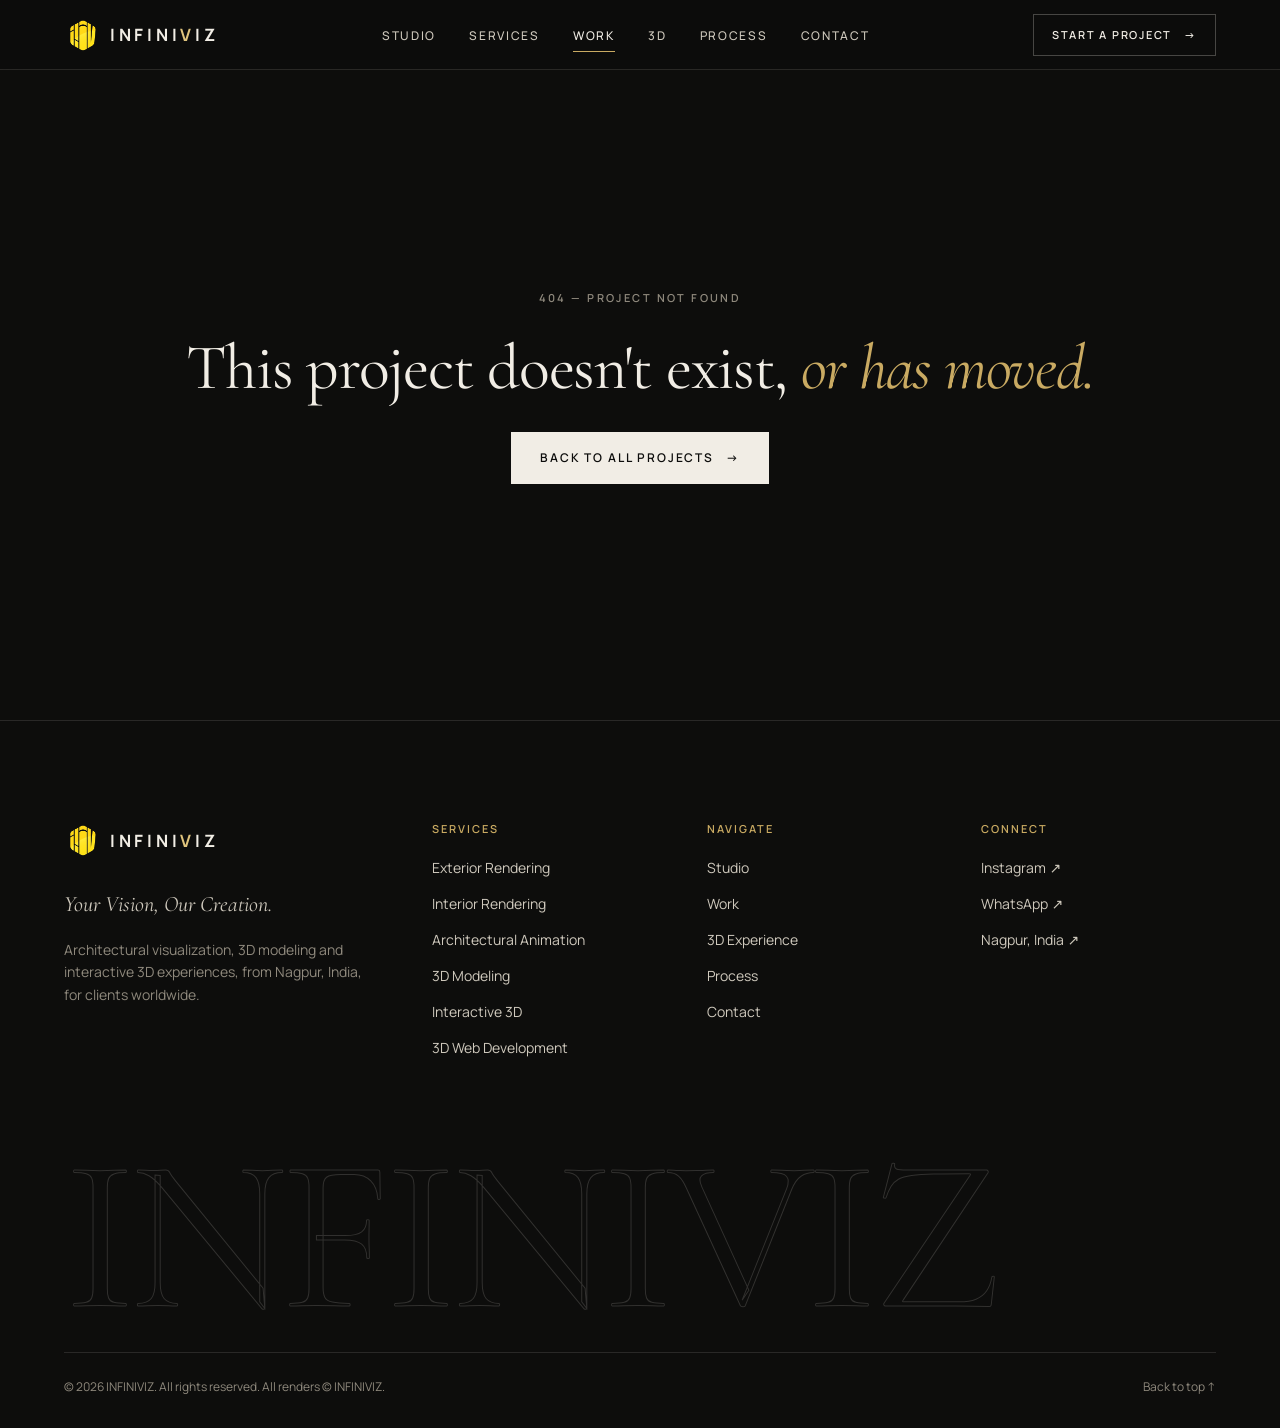
<file: project.html>
<!doctype html>
<html lang="en">
<head>
  <meta charset="utf-8">
  <meta name="viewport" content="width=device-width, initial-scale=1, viewport-fit=cover">
  <title>Project — INFINIVIZ Architectural Visualization</title>
  <meta name="description" content="Architectural visualization project by INFINIVIZ.">
  <meta name="theme-color" content="#0d0d0c">
  <link rel="canonical" href="https://hasoriya45-bot.github.io/infiniviz-website/project.html">
  <link rel="icon" type="image/png" href="assets/infiniviz-mark.png">
  <meta property="og:type" content="article">
  <meta property="og:site_name" content="INFINIVIZ">
  <meta name="twitter:card" content="summary_large_image">

  <link rel="preconnect" href="https://fonts.googleapis.com">
  <link rel="preconnect" href="https://fonts.gstatic.com" crossorigin>
  <link href="https://fonts.googleapis.com/css2?family=Cormorant+Garamond:ital,wght@0,400;0,500;1,400&family=Manrope:wght@400;500;600;700&display=swap" rel="stylesheet">
  <link rel="stylesheet" href="css/styles.css">
  <script>
    document.documentElement.classList.add('js');
    setTimeout(function () { if (!document.documentElement.classList.contains('anim-on')) document.documentElement.classList.add('anim-off'); }, 3500);
  </script>
  <script defer src="vendor/gsap/gsap.min.js"></script>
  <script defer src="vendor/gsap/ScrollTrigger.min.js"></script>
  <script defer src="vendor/lenis/lenis.min.js"></script>
  <script type="module" src="js/main.js"></script>
</head>
<body data-page="project">
  <a class="skip-link" href="#main">Skip to content</a>

  <header class="site-header is-solid" data-header>
    <div class="container header-inner">
      <a class="brand" href="index.html" aria-label="INFINIVIZ — home">
        <img src="assets/infiniviz-mark-transparent.png" alt="" width="34" height="34">
        <span class="brand-name">INFINI<span>V</span>IZ</span>
      </a>
      <nav class="nav" aria-label="Primary">
        <ul class="nav-list">
          <li><a href="index.html#about">Studio</a></li>
          <li><a href="index.html#services">Services</a></li>
          <li><a href="index.html#work" class="is-active">Work</a></li>
          <li><a href="index.html#experience">3D</a></li>
          <li><a href="index.html#process">Process</a></li>
          <li><a href="index.html#contact">Contact</a></li>
        </ul>
      </nav>
      <div class="header-actions">
        <a class="btn btn--small header-cta" href="index.html#contact">Start a project <span class="arrow" aria-hidden="true">→</span></a>
        <button class="nav-toggle" type="button" aria-expanded="false" aria-controls="mobile-menu" aria-label="Open menu"><span></span><span></span></button>
      </div>
    </div>
  </header>

  <div class="mobile-menu" id="mobile-menu" aria-label="Menu">
    <ul>
      <li><a href="index.html#about">Studio <small>01</small></a></li>
      <li><a href="index.html#services">Services <small>02</small></a></li>
      <li><a href="index.html#work">Work <small>03</small></a></li>
      <li><a href="index.html#experience">3D Experience <small>04</small></a></li>
      <li><a href="index.html#process">Process <small>05</small></a></li>
      <li><a href="index.html#contact">Contact <small>06</small></a></li>
    </ul>
    <div class="mobile-menu-foot" data-menu-foot></div>
  </div>

  <main id="main">
    <noscript>
      <section class="notfound"><div><h1 class="h2">Enable JavaScript to view this project.</h1><a class="btn" href="index.html#work">Back to all work</a></div></section>
    </noscript>
  </main>

  <footer class="site-footer">
    <div class="container">
      <div class="footer-top">
        <div class="footer-brand">
          <a class="brand" href="index.html" aria-label="INFINIVIZ — home">
            <img src="assets/infiniviz-mark-transparent.png" alt="" width="34" height="34" loading="lazy">
            <span class="brand-name">INFINI<span>V</span>IZ</span>
          </a>
          <p class="tagline">Your Vision, Our Creation.</p>
          <p>Architectural visualization, 3D modeling and interactive 3D experiences, from Nagpur, India, for clients worldwide.</p>
        </div>
        <nav class="footer-col" aria-label="Services">
          <h2>Services</h2>
          <ul>
            <li><a href="index.html#services">Exterior Rendering</a></li>
            <li><a href="index.html#services">Interior Rendering</a></li>
            <li><a href="index.html#services">Architectural Animation</a></li>
            <li><a href="index.html#services">3D Modeling</a></li>
            <li><a href="index.html#experience">Interactive 3D</a></li>
            <li><a href="index.html#services">3D Web Development</a></li>
          </ul>
        </nav>
        <nav class="footer-col" aria-label="Footer">
          <h2>Navigate</h2>
          <ul>
            <li><a href="index.html#about">Studio</a></li>
            <li><a href="index.html#work">Work</a></li>
            <li><a href="index.html#experience">3D Experience</a></li>
            <li><a href="index.html#process">Process</a></li>
            <li><a href="index.html#contact">Contact</a></li>
          </ul>
        </nav>
        <div class="footer-col">
          <h2>Connect</h2>
          <ul data-socials></ul>
        </div>
      </div>
      <p class="footer-word" aria-hidden="true">INFINIVIZ</p>
      <div class="footer-bottom">
        <span>© <span data-year>2026</span> INFINIVIZ. All rights reserved. All renders © INFINIVIZ.</span>
        <a href="#main">Back to top ↑</a>
      </div>
    </div>
  </footer>
  <div class="cursor" aria-hidden="true" data-cursor></div>
</body>
</html>
</file>
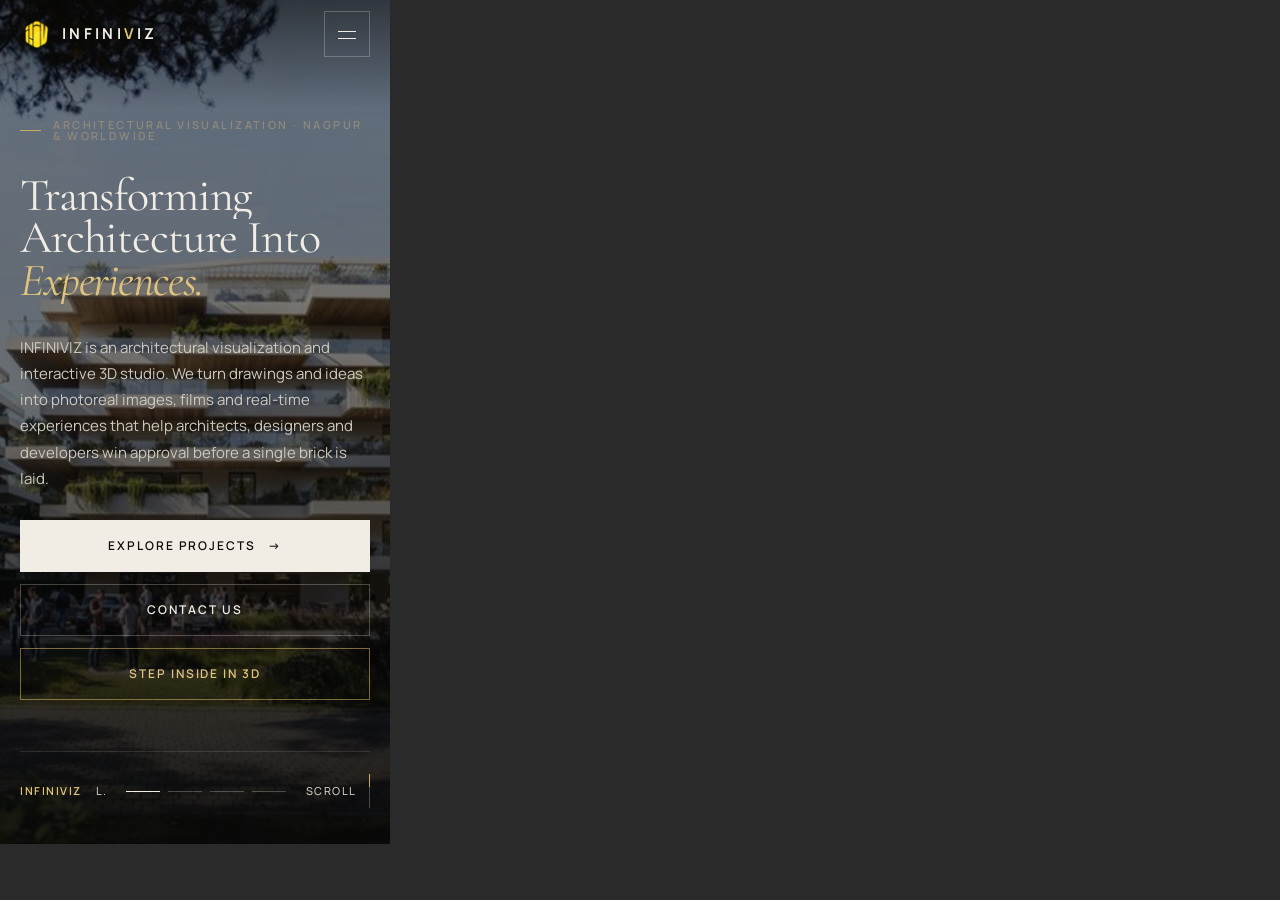
<file: tools/test-frame.html>
<!doctype html>
<html lang="en">
<head>
  <meta charset="utf-8">
  <meta name="robots" content="noindex">
  <title>INFINIVIZ test frame</title>
  <style>html, body { margin: 0; background: #2a2a2a; } iframe { border: 0; display: block; }</style>
</head>
<body>
  <!-- Used by tools/test-site.ps1: loads the site at an exact phone width (headless browsers cannot shrink their window below ~480 px). -->
  <iframe id="f" title="Site under test"></iframe>
  <script>
    const q = new URLSearchParams(location.search);
    const w = +q.get('w') || 390, h = +q.get('h') || 844, mode = q.get('mode') || 'selftest';
    const f = document.getElementById('f');
    f.style.width = w + 'px'; f.style.height = h + 'px';
    f.src = '../?' + (mode === 'selftest' ? 'selftest=1' : 'shot=1') + (q.get('hash') ? '#' + q.get('hash') : '');
    if (mode === 'selftest') {
      const iv = setInterval(() => {
        try {
          const pre = f.contentDocument && f.contentDocument.getElementById('ivz-selftest');
          if (pre) {
            clearInterval(iv);
            const out = document.createElement('pre');
            out.id = 'ivz-selftest'; out.hidden = true; out.textContent = pre.textContent;
            document.body.appendChild(out);
          }
        } catch (e) { /* not ready yet */ }
      }, 250);
    }
  </script>
</body>
</html>
</file>
<file: css/styles.css>
/* ==========================================================================
   INFINIVIZ — design system
   Charcoal / warm white / grey, with the brand gold used sparingly.
   ========================================================================== */

:root {
  --bg: #0d0d0c;
  --bg-2: #131311;
  --panel: #191816;
  --ink: #f1ede5;
  --ink-2: #cfc9bd;
  --muted: #8f897d;
  --line: rgba(241, 237, 229, 0.12);
  --line-strong: rgba(241, 237, 229, 0.26);
  --gold: #c9aa62;
  --gold-bright: #e0c47d;

  --light-bg: #ece8e0;
  --light-bg-2: #e3ded4;
  --light-ink: #161513;
  --light-muted: #6c675e;
  --light-line: rgba(22, 21, 19, 0.14);

  --serif: 'Cormorant Garamond', 'Times New Roman', Georgia, serif;
  --sans: 'Manrope', system-ui, -apple-system, 'Segoe UI', Arial, sans-serif;

  --gutter: clamp(20px, 5vw, 80px);
  --max: 1560px;
  --header-h: 84px;
  --ease: cubic-bezier(0.2, 0.7, 0.2, 1);
  --ease-out: cubic-bezier(0.16, 1, 0.3, 1);
}

*, *::before, *::after { box-sizing: border-box; }
html { -webkit-text-size-adjust: 100%; scroll-padding-top: var(--header-h); }
html.lenis, html.lenis body { height: auto; }
.lenis.lenis-smooth { scroll-behavior: auto !important; }
.lenis.lenis-stopped { overflow: hidden; }
body {
  margin: 0;
  background: var(--bg);
  color: var(--ink);
  font-family: var(--sans);
  font-size: 15px;
  line-height: 1.6;
  -webkit-font-smoothing: antialiased;
  -moz-osx-font-smoothing: grayscale;
  overflow-x: clip;
}
img, svg, canvas, video { display: block; max-width: 100%; }
figure { margin: 0; }
a { color: inherit; text-decoration: none; }
button, input, select, textarea { font: inherit; color: inherit; }
button { cursor: pointer; }
::selection { background: var(--gold); color: #0d0d0c; }
:focus-visible { outline: 2px solid var(--gold-bright); outline-offset: 3px; }

.skip-link {
  position: fixed; left: 16px; top: -60px; z-index: 300;
  background: var(--ink); color: var(--bg); padding: 10px 16px; font-weight: 600;
  transition: top .2s;
}
.skip-link:focus { top: 16px; }

.container { width: 100%; max-width: var(--max); margin: 0 auto; padding: 0 var(--gutter); }
.visually-hidden {
  position: absolute !important; width: 1px; height: 1px; overflow: hidden;
  clip: rect(0 0 0 0); white-space: nowrap; border: 0; padding: 0; margin: -1px;
}

/* ---------- Typography ---------- */
.eyebrow {
  display: inline-flex; align-items: center; gap: 12px;
  font: 600 11px/1 var(--sans); letter-spacing: .22em; text-transform: uppercase;
  color: var(--muted);
}
.eyebrow::before { content: ''; width: 28px; height: 1px; background: var(--gold); }
.eyebrow--plain::before { display: none; }
.display {
  font-family: var(--serif); font-weight: 400;
  font-size: clamp(44px, 6.4vw, 104px); line-height: .95; letter-spacing: -.025em;
  margin: 0;
}
.display em { font-style: italic; color: var(--gold-bright); }
.h2 {
  font-family: var(--serif); font-weight: 400;
  font-size: clamp(38px, 5vw, 76px); line-height: 1; letter-spacing: -.02em; margin: 0;
}
.h2 em { font-style: italic; color: var(--gold); }
.h3 {
  font-family: var(--serif); font-weight: 400;
  font-size: clamp(26px, 2.4vw, 36px); line-height: 1.08; letter-spacing: -.01em; margin: 0;
}
.lead { font-size: clamp(16px, 1.25vw, 19px); line-height: 1.7; color: var(--ink-2); max-width: 46ch; }
.muted { color: var(--muted); }
.num { font: 500 12px/1 var(--sans); letter-spacing: .16em; color: var(--gold); }

/* ---------- Buttons ---------- */
.btn {
  --btn-bg: transparent; --btn-ink: var(--ink); --btn-line: var(--line-strong);
  position: relative; display: inline-flex; align-items: center; justify-content: center; gap: 12px;
  min-height: 52px; padding: 0 28px;
  background: var(--btn-bg); color: var(--btn-ink);
  border: 1px solid var(--btn-line); border-radius: 0;
  font: 600 12px/1 var(--sans); letter-spacing: .16em; text-transform: uppercase;
  overflow: hidden; isolation: isolate;
  transition: color .45s var(--ease), border-color .45s var(--ease), transform .45s var(--ease);
}
.btn::before {
  content: ''; position: absolute; inset: 0; z-index: -1;
  background: var(--ink); transform: scaleY(0); transform-origin: bottom;
  transition: transform .55s var(--ease-out);
}
.btn:hover::before { transform: scaleY(1); }
.btn:hover { color: var(--bg); border-color: var(--ink); }
.btn .arrow { transition: transform .45s var(--ease); }
.btn:hover .arrow { transform: translateX(4px); }
.btn--primary { --btn-bg: var(--ink); --btn-ink: var(--bg); --btn-line: var(--ink); }
.btn--primary::before { background: var(--gold); }
.btn--primary:hover { color: #0d0d0c; border-color: var(--gold); }
.btn--gold { --btn-bg: var(--gold); --btn-ink: #0d0d0c; --btn-line: var(--gold); }
.btn--gold::before { background: var(--ink); }
.btn--small { min-height: 42px; padding: 0 18px; font-size: 11px; }
.link-arrow {
  display: inline-flex; align-items: center; gap: 10px;
  font: 600 11px/1 var(--sans); letter-spacing: .16em; text-transform: uppercase;
  padding-bottom: 6px; border-bottom: 1px solid var(--line-strong);
  transition: color .3s, border-color .3s, gap .3s var(--ease);
}
.link-arrow:hover { color: var(--gold-bright); border-color: var(--gold); gap: 14px; }

/* ---------- Header ---------- */
.site-header {
  position: fixed; inset: 0 0 auto; z-index: 100; height: var(--header-h);
  transition: background .5s var(--ease), border-color .5s, transform .5s var(--ease), height .4s var(--ease);
  border-bottom: 1px solid transparent;
}
.site-header::before {
  content: ''; position: absolute; inset: 0 0 -40px; z-index: -1; pointer-events: none;
  background: linear-gradient(180deg, rgba(8, 8, 7, .55), transparent);
  transition: opacity .5s;
}
.site-header.is-scrolled, .site-header.is-solid {
  background: rgba(13, 13, 12, .82);
  -webkit-backdrop-filter: blur(14px) saturate(1.2); backdrop-filter: blur(14px) saturate(1.2);
  border-color: var(--line);
  --header-h: 70px;
}
.site-header.is-scrolled::before, .site-header.is-solid::before { opacity: 0; }
.site-header.is-hidden { transform: translateY(-100%); }
.header-inner { height: 100%; display: flex; align-items: center; justify-content: space-between; gap: 24px; }
.brand { display: inline-flex; align-items: center; gap: 12px; }
.brand img { width: 34px; height: 34px; object-fit: contain; }
.brand-name { font: 700 17px/1 var(--sans); letter-spacing: .22em; }
.brand-name span { color: var(--gold-bright); }
.nav-list { display: flex; align-items: center; gap: clamp(18px, 2.6vw, 42px); list-style: none; margin: 0; padding: 0; }
.nav-list a {
  position: relative; font: 500 12px/1 var(--sans); letter-spacing: .14em; text-transform: uppercase;
  color: var(--ink-2); padding: 8px 0; transition: color .3s;
}
.nav-list a::after {
  content: ''; position: absolute; left: 0; right: 0; bottom: 0; height: 1px;
  background: var(--gold); transform: scaleX(0); transform-origin: right; transition: transform .5s var(--ease-out);
}
.nav-list a:hover, .nav-list a.is-active { color: var(--ink); }
.nav-list a:hover::after, .nav-list a.is-active::after { transform: scaleX(1); transform-origin: left; }
.header-actions { display: flex; align-items: center; gap: 14px; }
.nav-toggle {
  display: none; width: 46px; height: 46px; border: 1px solid var(--line-strong); background: transparent;
  position: relative;
}
.nav-toggle span {
  position: absolute; left: 13px; right: 13px; height: 1px; background: var(--ink);
  transition: transform .45s var(--ease), top .45s var(--ease);
}
.nav-toggle span:nth-child(1) { top: 19px; }
.nav-toggle span:nth-child(2) { top: 26px; }
.nav-toggle[aria-expanded="true"] span:nth-child(1) { top: 22px; transform: rotate(45deg); }
.nav-toggle[aria-expanded="true"] span:nth-child(2) { top: 22px; transform: rotate(-45deg); }

.mobile-menu {
  position: fixed; inset: 0; z-index: 90; background: var(--bg);
  display: flex; flex-direction: column; justify-content: space-between;
  padding: calc(var(--header-h) + 40px) var(--gutter) 40px;
  clip-path: inset(0 0 100% 0); visibility: hidden;
  transition: clip-path .7s var(--ease-out), visibility 0s linear .7s;
}
.mobile-menu.is-open { clip-path: inset(0 0 0 0); visibility: visible; transition: clip-path .7s var(--ease-out); }
.mobile-menu ul { list-style: none; margin: 0; padding: 0; }
.mobile-menu li { border-bottom: 1px solid var(--line); overflow: hidden; }
.mobile-menu li a {
  display: flex; justify-content: space-between; align-items: baseline; padding: 16px 0;
  font: 400 clamp(32px, 9vw, 54px)/1.05 var(--serif);
  transform: translateY(100%); transition: transform .7s var(--ease-out);
}
.mobile-menu li a small { font: 500 11px var(--sans); letter-spacing: .16em; color: var(--muted); }
.mobile-menu.is-open li a { transform: none; }
.mobile-menu.is-open li:nth-child(2) a { transition-delay: .05s; }
.mobile-menu.is-open li:nth-child(3) a { transition-delay: .1s; }
.mobile-menu.is-open li:nth-child(4) a { transition-delay: .15s; }
.mobile-menu.is-open li:nth-child(5) a { transition-delay: .2s; }
.mobile-menu.is-open li:nth-child(6) a { transition-delay: .25s; }
.mobile-menu-foot { display: flex; flex-wrap: wrap; gap: 14px 24px; font-size: 13px; color: var(--muted); }
.mobile-menu-foot a:hover { color: var(--ink); }

/* ---------- Intro (logo) ---------- */
.intro {
  position: fixed; inset: 0; z-index: 400; background: #080807;
  display: grid; place-items: center; pointer-events: none;
  animation: intro-out .7s 1.35s var(--ease) forwards;
}
.intro img {
  width: min(52vw, 260px); mix-blend-mode: screen;
  animation: intro-in 1.2s var(--ease-out) both;
}
@keyframes intro-in { from { opacity: 0; transform: scale(.86); filter: blur(8px); } to { opacity: 1; transform: none; filter: none; } }
@keyframes intro-out { to { opacity: 0; visibility: hidden; } }
.intro[hidden] { display: none; }

/* ---------- Hero ---------- */
.hero {
  position: relative; min-height: 100svh; display: flex; flex-direction: column; justify-content: flex-end;
  overflow: hidden; isolation: isolate; background: #0a0a09;
}
.hero-media { position: absolute; inset: 0; z-index: -1; }
.hero-slide {
  position: absolute; inset: 0; opacity: 0; transition: opacity 1.6s var(--ease);
}
.hero-slide.is-active { opacity: 1; }
.hero-slide img {
  width: 100%; height: 100%; object-fit: cover; transform: scale(1.08);
  filter: brightness(.8) contrast(1.05) saturate(1.02);
}
.hero-slide.is-active img { animation: kenburns 9s linear forwards; }
@keyframes kenburns { from { transform: scale(1.1) translate3d(.8%, .4%, 0); } to { transform: scale(1.02) translate3d(0, 0, 0); } }
.hero-scrim {
  position: absolute; inset: 0; pointer-events: none;
  background:
    linear-gradient(90deg, rgba(8, 8, 7, .78) 0%, rgba(8, 8, 7, .35) 48%, rgba(8, 8, 7, .05) 75%),
    linear-gradient(0deg, rgba(8, 8, 7, .9) 0%, rgba(8, 8, 7, 0) 45%),
    linear-gradient(180deg, rgba(8, 8, 7, .45) 0%, rgba(8, 8, 7, 0) 22%);
}
.hero-content { padding-top: calc(var(--header-h) + 60px); padding-bottom: clamp(36px, 6vh, 70px); }
.hero-title { font-size: clamp(46px, 7.6vw, 136px); line-height: .92; margin: 22px 0 0; }
@media (min-width: 701px) { .hero-title .line { white-space: nowrap; } }
.hero-title .line { display: block; overflow: hidden; padding-bottom: .06em; margin-bottom: -.06em; }
.hero-title .line > span { display: inline-block; }
.hero-row {
  display: flex; align-items: flex-end; justify-content: space-between; gap: 40px; flex-wrap: wrap;
  margin-top: clamp(28px, 4vh, 48px);
}
.hero-sub { max-width: 44ch; color: var(--ink-2); font-size: clamp(15px, 1.15vw, 17px); line-height: 1.75; margin: 0; }
.hero-actions { display: flex; flex-wrap: wrap; gap: 12px; }
.hero-foot {
  display: flex; align-items: center; justify-content: space-between; gap: 20px;
  border-top: 1px solid var(--line); padding-top: 20px; margin-top: clamp(34px, 6vh, 64px);
  font: 500 11px/1.4 var(--sans); letter-spacing: .14em; text-transform: uppercase; color: var(--ink-2);
}
.hero-caption { display: flex; align-items: center; gap: 14px; min-width: 0; }
.hero-caption b { color: var(--gold-bright); font-weight: 600; }
.hero-caption span { white-space: nowrap; overflow: hidden; text-overflow: ellipsis; }
.hero-dots { display: flex; gap: 8px; }
.hero-dots button {
  width: 34px; height: 24px; padding: 0; border: 0; background: transparent; position: relative;
}
.hero-dots button::before {
  content: ''; position: absolute; left: 0; right: 0; top: 50%; height: 1px; background: var(--line-strong);
}
.hero-dots button::after {
  content: ''; position: absolute; left: 0; right: 0; top: 50%; height: 1px; background: var(--ink);
  transform: scaleX(0); transform-origin: left;
}
.hero-dots button.is-active::after { animation: dot-progress var(--slide-ms, 7000ms) linear forwards; }
@keyframes dot-progress { to { transform: scaleX(1); } }
.scroll-cue { display: inline-flex; align-items: center; gap: 12px; }
.scroll-cue i { width: 1px; height: 34px; background: var(--line-strong); position: relative; overflow: hidden; }
.scroll-cue i::after {
  content: ''; position: absolute; left: 0; right: 0; height: 40%; background: var(--gold);
  animation: cue 2.2s var(--ease) infinite;
}
@keyframes cue { from { top: -40%; } to { top: 100%; } }

/* ---------- Sections ---------- */
.section { position: relative; padding: clamp(96px, 12vw, 180px) 0; }
.section--light { background: var(--light-bg); color: var(--light-ink); }
.section--light .eyebrow, .section--light .muted { color: var(--light-muted); }
.section--light .lead { color: #3a3732; }
.section--light .h2 em { color: #9a7b35; }
.section--panel { background: var(--bg-2); }
.section-head {
  display: grid; grid-template-columns: minmax(0, 1.2fr) minmax(0, .8fr); align-items: end;
  gap: 32px 60px; margin-bottom: clamp(48px, 6vw, 88px);
}
.section-head .h2 { margin-top: 22px; }
.section-head p { margin: 0; justify-self: end; max-width: 40ch; }

/* ---------- About ---------- */
.about-grid {
  display: grid; grid-template-columns: minmax(0, 1fr) minmax(0, 1fr); gap: clamp(40px, 7vw, 120px); align-items: start;
}
.about-statement { font: 400 clamp(32px, 3.6vw, 56px)/1.12 var(--serif); letter-spacing: -.015em; margin: 26px 0 0; }
.about-statement em { color: #9a7b35; }
.about-copy p { margin: 0 0 20px; font-size: 16px; line-height: 1.8; color: #3a3732; }
.about-media { position: relative; margin-top: clamp(48px, 6vw, 80px); aspect-ratio: 16 / 8; overflow: hidden; }
.about-media img { width: 100%; height: 118%; object-fit: cover; will-change: transform; }
.about-media figcaption {
  position: absolute; left: 20px; bottom: 18px; color: #fff;
  font: 500 11px/1 var(--sans); letter-spacing: .16em; text-transform: uppercase; text-shadow: 0 1px 12px rgba(0,0,0,.5);
}
.pillars { display: grid; grid-template-columns: repeat(3, 1fr); border-top: 1px solid var(--light-line); margin-top: clamp(48px, 6vw, 80px); }
.pillar { padding: 32px 32px 8px 0; }
.pillar + .pillar { padding-left: 32px; border-left: 1px solid var(--light-line); }
.pillar h3 { margin: 18px 0 12px; }
.pillar p { margin: 0; color: var(--light-muted); font-size: 14px; line-height: 1.75; }
.audiences { display: flex; flex-wrap: wrap; gap: 10px; margin-top: 28px; }
.audiences span {
  padding: 9px 14px; border: 1px solid var(--light-line); border-radius: 100px;
  font: 500 12px/1 var(--sans); color: #3a3732;
}

/* ---------- Services ---------- */
.services-grid {
  display: grid; grid-template-columns: repeat(3, minmax(0, 1fr));
  border-top: 1px solid var(--line); border-left: 1px solid var(--line);
}
.service {
  position: relative; padding: clamp(28px, 3vw, 44px); min-height: 340px;
  border-right: 1px solid var(--line); border-bottom: 1px solid var(--line);
  display: flex; flex-direction: column; overflow: hidden; isolation: isolate;
  transition: background .6s var(--ease);
}
.service::before {
  content: ''; position: absolute; inset: 0; z-index: -1;
  background: radial-gradient(120% 80% at 0% 100%, rgba(201, 170, 98, .12), transparent 60%);
  opacity: 0; transition: opacity .6s var(--ease);
}
.service:hover { background: var(--panel); }
.service:hover::before { opacity: 1; }
.service-top { display: flex; justify-content: space-between; align-items: flex-start; }
.service-icon { width: 44px; height: 44px; color: var(--gold); }
.service-icon svg { width: 100%; height: 100%; fill: none; stroke: currentColor; stroke-width: 1.2; stroke-linecap: round; stroke-linejoin: round; }
.service h3 { margin: 64px 0 14px; transition: transform .6s var(--ease); }
.service p { margin: 0; color: var(--muted); font-size: 14px; line-height: 1.75; max-width: 36ch; }
.service ul { list-style: none; padding: 26px 0 0; margin: auto 0 0; display: flex; flex-wrap: wrap; gap: 8px; }
.service li { font: 500 11px/1 var(--sans); letter-spacing: .06em; color: var(--ink-2); padding: 7px 10px; border: 1px solid var(--line); }
.service:hover h3 { transform: translateY(-4px); }

/* ---------- Projects ---------- */
.filters { display: flex; flex-wrap: wrap; align-items: center; gap: 8px; margin-bottom: clamp(32px, 4vw, 56px); }
.filter {
  display: inline-flex; align-items: center; gap: 10px;
  min-height: 42px; padding: 0 18px; border: 1px solid var(--line-strong); border-radius: 100px; background: transparent;
  font: 500 12px/1 var(--sans); letter-spacing: .08em; color: var(--ink-2);
  transition: background .35s, color .35s, border-color .35s;
}
.filter sup { font-size: 10px; color: var(--muted); transition: color .35s; }
.filter:hover { border-color: var(--ink); color: var(--ink); }
.filter[aria-pressed="true"] { background: var(--ink); color: var(--bg); border-color: var(--ink); }
.filter[aria-pressed="true"] sup { color: var(--bg); }
.filter-count { margin-left: auto; font: 500 12px/1 var(--sans); letter-spacing: .14em; text-transform: uppercase; color: var(--muted); }

.projects-grid {
  display: grid; grid-template-columns: repeat(12, minmax(0, 1fr));
  column-gap: clamp(16px, 2.4vw, 36px); row-gap: clamp(40px, 5vw, 80px); align-items: start;
}
.project-card { grid-column: span 4; min-width: 0; }
.project-card.is-wide { grid-column: span 7; }
.project-card.is-mid { grid-column: span 5; }
.project-card.is-full { grid-column: 1 / -1; }
.project-card.is-full .project-media { aspect-ratio: 21 / 9; }
.project-link { display: block; }
.project-media {
  position: relative; overflow: hidden; background: var(--panel); aspect-ratio: 4 / 5;
  clip-path: inset(0 0 0 0); transition: clip-path .9s var(--ease-out);
}
.project-card.is-wide .project-media { aspect-ratio: 16 / 10.5; }
.project-card.is-mid .project-media { aspect-ratio: 4 / 4.2; }
.project-media img {
  width: 100%; height: 100%; object-fit: cover;
  transform: scale(1.04); transition: transform 1.4s var(--ease-out), filter .8s var(--ease);
  filter: brightness(.94) saturate(1.02);
}
.project-link:hover .project-media { clip-path: inset(10px 10px 10px 10px); }
.project-link:hover .project-media img { transform: scale(1.12); filter: brightness(1) saturate(1.08); }
.project-media .view {
  position: absolute; right: 22px; bottom: 22px; z-index: 1;
  display: inline-flex; align-items: center; gap: 10px; padding: 12px 16px;
  background: rgba(13, 13, 12, .72); -webkit-backdrop-filter: blur(8px); backdrop-filter: blur(8px);
  font: 600 11px/1 var(--sans); letter-spacing: .16em; text-transform: uppercase;
  opacity: 0; transform: translateY(10px); transition: opacity .5s var(--ease), transform .5s var(--ease);
}
.project-link:hover .view, .project-link:focus-visible .view { opacity: 1; transform: none; }
.project-meta { display: flex; justify-content: space-between; gap: 20px; padding: 20px 0 0; }
.project-meta h3 { transition: color .4s; }
.project-link:hover .project-meta h3 { color: var(--gold-bright); }
.project-type { display: block; margin-bottom: 10px; font: 600 11px/1 var(--sans); letter-spacing: .16em; text-transform: uppercase; color: var(--gold); }
.project-meta p { margin: 10px 0 0; color: var(--muted); font-size: 14px; line-height: 1.7; max-width: 46ch; }
.project-index { font: 500 12px/1 var(--sans); color: var(--muted); letter-spacing: .1em; padding-top: 2px; }
.projects-grid.is-switching .project-card { opacity: 0; transform: translateY(18px); }
.project-card { transition: opacity .45s var(--ease), transform .6s var(--ease); }

/* ---------- 3D experience ---------- */
.experience { background: #0a0a09; }
.viewer {
  position: relative; height: min(78vh, 820px); min-height: 480px;
  border: 1px solid var(--line); background: radial-gradient(120% 90% at 50% 10%, #2a2723 0%, #0d0d0c 70%);
  overflow: hidden; isolation: isolate; user-select: none; -webkit-user-select: none;
}
.viewer canvas { position: absolute; inset: 0; width: 100% !important; height: 100% !important; touch-action: none; outline: none; }
.viewer.is-idle canvas { touch-action: pan-y; }
.viewer-fallback { position: absolute; inset: 0; display: none; }
.viewer-fallback img { width: 100%; height: 100%; object-fit: cover; }
.viewer-fallback p {
  position: absolute; left: 50%; bottom: 24px; transform: translateX(-50%); margin: 0; width: max-content; max-width: 90%;
  padding: 12px 18px; background: rgba(13, 13, 12, .8); font-size: 13px; text-align: center;
}
.viewer.is-fallback .viewer-fallback { display: block; }
.viewer.is-fallback .viewer-ui, .viewer.is-fallback .viewer-activate, .viewer.is-fallback .viewer-loading { display: none; }
.viewer-loading {
  position: absolute; inset: 0; display: grid; place-items: center; z-index: 3;
  font: 500 11px/1 var(--sans); letter-spacing: .2em; text-transform: uppercase; color: var(--muted);
  transition: opacity .6s;
}
.viewer.is-ready .viewer-loading { opacity: 0; pointer-events: none; }
.viewer-activate {
  position: absolute; inset: 0; z-index: 5; display: grid; place-items: center; padding: 16px;
  background: radial-gradient(60% 60% at 50% 50%, rgba(10, 10, 9, .35), rgba(10, 10, 9, 0));
  transition: opacity .5s var(--ease), visibility .5s;
}
.va-actions { display: flex; flex-wrap: wrap; justify-content: center; gap: 10px; }
.va-btn {
  display: inline-flex; align-items: center; gap: 12px; min-height: 52px; padding: 0 24px;
  background: rgba(13, 13, 12, .72); -webkit-backdrop-filter: blur(10px); backdrop-filter: blur(10px);
  border: 1px solid var(--line-strong); color: var(--ink);
  font: 600 12px/1 var(--sans); letter-spacing: .16em; text-transform: uppercase;
  transition: background .3s, color .3s, border-color .3s;
}
.va-btn:hover { background: var(--ink); color: var(--bg); border-color: var(--ink); }
.va-btn--primary { background: var(--gold); color: #0d0d0c; border-color: var(--gold); }
.va-btn--primary:hover { background: var(--ink); border-color: var(--ink); }
.viewer:not(.is-idle) .viewer-activate { opacity: 0; visibility: hidden; }
/* The concept-villa buttons only appear once that fallback viewer has loaded, so they never flash while the featured project loads. */
.viewer:not(.is-ready) .viewer-activate { opacity: 0; visibility: hidden; }
.viewer-fade { position: absolute; inset: 0; z-index: 6; background: #0a0a09; opacity: 0; pointer-events: none; transition: opacity .28s ease; }
.viewer-fade.is-on { opacity: 1; }

/* Walk-through mode */
.vu-rooms, .vu-exit, .vu-hint, .vu-pad { display: none; }
.viewer.is-walk .vu-rooms, .viewer.is-walk .vu-pad { display: flex; }
.viewer.is-walk .vu-exit { display: inline-flex; }
.viewer.is-walk .vu-hint { display: block; }
.viewer.is-walk .vu-views, .viewer.is-walk [data-toggle] { display: none; }
.viewer.is-walk canvas { cursor: grab; }
.viewer.is-walk canvas:active { cursor: grabbing; }
.vu-rooms { left: 16px; bottom: 16px; flex-wrap: wrap; max-width: calc(100% - 200px); }
.vu-exit {
  position: absolute; left: 16px; top: 52px; align-items: center; gap: 8px; min-height: 36px; padding: 0 14px;
  background: rgba(13, 13, 12, .66); -webkit-backdrop-filter: blur(12px); backdrop-filter: blur(12px);
  border: 1px solid var(--line); font: 600 11px/1 var(--sans); letter-spacing: .12em; text-transform: uppercase; color: var(--ink);
  transition: background .3s, color .3s;
}
.vu-exit:hover { background: var(--ink); color: var(--bg); }
.vu-hint {
  position: absolute; left: 50%; top: 18px; transform: translateX(-50%); margin: 0; padding: 8px 14px; pointer-events: none;
  background: rgba(13, 13, 12, .5); font: 500 11px/1.4 var(--sans); letter-spacing: .06em; color: var(--ink-2); white-space: nowrap;
}
.vu-pad {
  position: absolute; right: 16px; bottom: 76px; display: none;
  grid-template-columns: repeat(3, 40px); grid-template-rows: repeat(2, 40px); gap: 4px;
}
.viewer.is-walk .vu-pad { display: grid; }
.vu-pad .vu-btn { background: rgba(13, 13, 12, .66); -webkit-backdrop-filter: blur(12px); backdrop-filter: blur(12px); border: 1px solid var(--line); touch-action: none; }
.vu-pad [data-move="fwd"] { grid-column: 2; grid-row: 1; }
.vu-pad [data-move="left"] { grid-column: 1; grid-row: 2; }
.vu-pad [data-move="back"] { grid-column: 2; grid-row: 2; }
.vu-pad [data-move="right"] { grid-column: 3; grid-row: 2; }
.vu-btn.vu-btn--accent { background: var(--gold); color: #0d0d0c; font-weight: 600; }
.vu-btn.vu-btn--accent:hover { background: var(--gold-bright); color: #0d0d0c; }
.btn--ghost-gold { --btn-line: rgba(201, 170, 98, .6); color: var(--gold-bright); }
.viewer-ui { position: absolute; z-index: 4; pointer-events: none; inset: 0; }
.viewer-ui > * { pointer-events: auto; }
.vu-group {
  position: absolute; display: flex; gap: 4px; padding: 4px;
  background: rgba(13, 13, 12, .66); -webkit-backdrop-filter: blur(12px); backdrop-filter: blur(12px);
  border: 1px solid var(--line);
}
.vu-views { left: 16px; bottom: 16px; flex-wrap: wrap; max-width: calc(100% - 200px); }
.vu-time { right: 16px; top: 16px; }
.vu-tools { right: 16px; bottom: 16px; }
.vu-label { position: absolute; left: 18px; top: 18px; font: 500 11px/1.5 var(--sans); letter-spacing: .14em; text-transform: uppercase; color: var(--ink-2); pointer-events: none; }
.vu-label b { color: var(--gold-bright); font-weight: 600; }
.vu-btn {
  min-height: 38px; min-width: 38px; padding: 0 14px; border: 0; background: transparent;
  font: 500 11px/1 var(--sans); letter-spacing: .1em; text-transform: uppercase; color: var(--ink-2);
  display: inline-flex; align-items: center; justify-content: center; gap: 8px;
  transition: background .3s, color .3s;
}
.vu-btn:hover { background: rgba(241, 237, 229, .1); color: var(--ink); }
.vu-btn[aria-pressed="true"] { background: var(--ink); color: var(--bg); }
.vu-btn svg { width: 16px; height: 16px; fill: none; stroke: currentColor; stroke-width: 1.5; stroke-linecap: round; }
.vu-icon { padding: 0; width: 38px; }
.viewer-meta { display: grid; grid-template-columns: repeat(3, 1fr); gap: 0; border-left: 1px solid var(--line); margin-top: 28px; }
.viewer-meta div { padding: 4px 24px; border-right: 1px solid var(--line); }
.viewer-meta dt { font: 600 11px/1 var(--sans); letter-spacing: .16em; text-transform: uppercase; color: var(--gold); margin-bottom: 10px; }
.viewer-meta dd { margin: 0; color: var(--muted); font-size: 14px; line-height: 1.7; }

.experiences { margin-top: clamp(64px, 8vw, 110px); }
.experiences-head { display: flex; justify-content: space-between; align-items: flex-end; gap: 24px; margin-bottom: 28px; }
.experience-list { border-top: 1px solid var(--line); }
.experience-row {
  display: grid; grid-template-columns: 70px minmax(0, 1fr) minmax(0, 1fr) auto; gap: 24px; align-items: center;
  padding: 28px 0; border-bottom: 1px solid var(--line); transition: padding .5s var(--ease), background .5s;
}
.experience-row:hover { padding-left: 16px; padding-right: 16px; background: var(--bg-2); }
.experience-row p { margin: 0; color: var(--muted); font-size: 14px; }
.experience-actions { display: flex; gap: 18px; align-items: center; flex-wrap: wrap; justify-content: flex-end; }

/* ---------- Process ---------- */
.process-track { position: relative; }
.process-line { position: absolute; left: 0; right: 0; top: 0; height: 1px; background: var(--light-line); }
.process-line i { position: absolute; inset: 0; background: var(--light-ink); transform: scaleX(0); transform-origin: left; }
.process-steps { list-style: none; margin: 0; padding: 0; display: grid; grid-template-columns: repeat(5, minmax(0, 1fr)); gap: 28px; }
.process-step { position: relative; padding-top: 36px; }
.process-step::before {
  content: ''; position: absolute; top: -5px; left: 0; width: 11px; height: 11px; border-radius: 50%;
  background: var(--light-bg); border: 1px solid var(--light-ink);
}
.process-step .num { color: #9a7b35; }
.process-step h3 { margin: 18px 0 12px; }
.process-step p { margin: 0; color: var(--light-muted); font-size: 14px; line-height: 1.75; }

/* ---------- Contact ---------- */
.contact { overflow: hidden; }
.contact-field-bg { position: absolute; inset: 0; z-index: 0; pointer-events: none; opacity: .55; }
.contact-field-bg canvas { width: 100%; height: 100%; }
.contact .container { position: relative; z-index: 1; }
.contact-grid { display: grid; grid-template-columns: minmax(0, .9fr) minmax(0, 1.1fr); gap: clamp(48px, 8vw, 140px); }
.contact-title { font-size: clamp(52px, 7vw, 120px); margin-top: 22px; }
.contact-channels { margin-top: 44px; display: grid; gap: 0; border-top: 1px solid var(--line); }
.channel {
  display: grid; grid-template-columns: 1fr auto; align-items: center; gap: 16px; padding: 22px 0;
  border-bottom: 1px solid var(--line); transition: padding .5s var(--ease), color .3s;
}
.channel small { display: block; font: 600 11px/1 var(--sans); letter-spacing: .16em; text-transform: uppercase; color: var(--muted); margin-bottom: 8px; }
.channel strong { font: 400 clamp(22px, 2vw, 30px)/1.1 var(--serif); }
.channel .arrow { color: var(--gold); transition: transform .5s var(--ease); }
a.channel:hover { padding-left: 10px; color: var(--gold-bright); }
a.channel:hover .arrow { transform: translate(4px, -4px); }

.form { display: grid; grid-template-columns: 1fr 1fr; gap: 28px 24px; }
.field { display: flex; flex-direction: column; gap: 10px; }
.field--full { grid-column: 1 / -1; }
.field label { font: 600 11px/1 var(--sans); letter-spacing: .16em; text-transform: uppercase; color: var(--ink-2); }
.field label .req { color: var(--gold); }
.field input, .field select, .field textarea {
  width: 100%; background: transparent; border: 0; border-bottom: 1px solid var(--line-strong); border-radius: 0;
  padding: 12px 0; font-size: 16px; color: var(--ink); transition: border-color .3s;
  -webkit-appearance: none; appearance: none;
}
.field select {
  background-image: url("data:image/svg+xml,%3Csvg xmlns='http://www.w3.org/2000/svg' width='12' height='8' fill='none' stroke='%23cfc9bd' stroke-width='1.4'%3E%3Cpath d='M1 1l5 5 5-5'/%3E%3C/svg%3E");
  background-repeat: no-repeat; background-position: right 4px center; padding-right: 24px;
}
.field select option { background: var(--bg); color: var(--ink); }
.field textarea { min-height: 130px; resize: vertical; line-height: 1.6; }
.field input::placeholder, .field textarea::placeholder { color: #6a655c; }
.field input:focus, .field select:focus, .field textarea:focus { outline: none; border-color: var(--gold); }
.field.is-invalid input, .field.is-invalid select, .field.is-invalid textarea { border-color: #d77a6a; }
.field-error { font-size: 12px; color: #e0927f; min-height: 0; }
.field-error:empty { display: none; }
.hp { position: absolute; left: -9999px; width: 1px; height: 1px; overflow: hidden; }
.form-foot { grid-column: 1 / -1; display: flex; flex-wrap: wrap; align-items: center; gap: 16px 24px; margin-top: 8px; }
.form-note { font-size: 13px; color: var(--muted); margin: 0; max-width: 40ch; }
.form-status { grid-column: 1 / -1; margin: 0; font-size: 14px; min-height: 1.6em; }
.form-status.is-ok { color: #a9c79a; }
.form-status.is-error { color: #e0927f; }

/* ---------- Location ---------- */
.location { padding: 0 0 clamp(80px, 10vw, 140px); }
.location-grid {
  display: grid; grid-template-columns: minmax(0, .8fr) minmax(0, 1.2fr); gap: clamp(32px, 6vw, 96px); align-items: stretch;
  border-top: 1px solid var(--line); padding-top: clamp(48px, 6vw, 80px);
}
.location-grid .h3 { font-size: clamp(32px, 3.4vw, 52px); margin: 18px 0 14px; }
.location-grid p { color: var(--muted); margin: 0 0 28px; }
.map {
  position: relative; min-height: 360px; border: 1px solid var(--line); overflow: hidden;
  background: var(--panel);
}
.map iframe { position: absolute; inset: 0; width: 100%; height: 100%; border: 0; filter: grayscale(1) invert(.92) contrast(.9) brightness(.95); }
.map-load {
  position: absolute; inset: 0; border: 0; background: transparent; display: grid; place-items: center; gap: 0;
  font: 600 12px/1 var(--sans); letter-spacing: .16em; text-transform: uppercase; color: var(--ink-2);
}
.map-load span { padding: 16px 22px; border: 1px solid var(--line-strong); transition: background .3s, color .3s; }
.map-load:hover span { background: var(--ink); color: var(--bg); }
.map-pattern { position: absolute; inset: 0; opacity: .35;
  background-image: linear-gradient(var(--line) 1px, transparent 1px), linear-gradient(90deg, var(--line) 1px, transparent 1px);
  background-size: 48px 48px; }

/* ---------- Footer ---------- */
.site-footer { border-top: 1px solid var(--line); padding: clamp(64px, 8vw, 110px) 0 32px; background: var(--bg); }
.footer-top { display: grid; grid-template-columns: minmax(0, 1.4fr) repeat(3, minmax(0, 1fr)); gap: 40px; }
.footer-brand p { color: var(--muted); max-width: 34ch; margin: 20px 0 0; font-size: 14px; }
.footer-brand .tagline { font: italic 400 22px/1.3 var(--serif); color: var(--ink-2); margin-top: 26px; }
.footer-col h2 { font: 600 11px/1 var(--sans); letter-spacing: .18em; text-transform: uppercase; color: var(--gold); margin: 0 0 22px; }
.footer-col ul { list-style: none; margin: 0; padding: 0; display: grid; gap: 12px; }
.footer-col a { color: var(--ink-2); font-size: 14px; transition: color .3s; }
.footer-col a:hover { color: var(--ink); }
.footer-word {
  font: 400 clamp(64px, 17vw, 300px)/.8 var(--serif); letter-spacing: -.03em; color: transparent;
  -webkit-text-stroke: 1px rgba(241, 237, 229, .16); margin: clamp(56px, 7vw, 100px) 0 28px; white-space: nowrap;
  overflow: hidden; user-select: none;
}
.footer-bottom {
  display: flex; flex-wrap: wrap; justify-content: space-between; gap: 14px 24px;
  border-top: 1px solid var(--line); padding-top: 24px; font-size: 12px; color: var(--muted);
}
.footer-bottom a:hover { color: var(--ink); }

/* ---------- Project detail page ---------- */
.p-hero { padding: calc(var(--header-h) + clamp(40px, 7vw, 100px)) 0 0; }
.crumbs { display: flex; gap: 10px; flex-wrap: wrap; font: 500 12px/1 var(--sans); letter-spacing: .12em; text-transform: uppercase; color: var(--muted); }
.crumbs a:hover { color: var(--ink); }
.p-title { font-size: clamp(48px, 8vw, 130px); margin: 28px 0 0; max-width: 14ch; }
.p-intro { display: grid; grid-template-columns: minmax(0, 1fr) minmax(0, 1fr); gap: 32px 80px; margin-top: 40px; align-items: end; }
.p-intro .lead { margin: 0; }
.p-specs { display: grid; grid-template-columns: repeat(2, 1fr); border-top: 1px solid var(--line); margin: 0; }
.p-specs div { padding: 16px 16px 16px 0; border-bottom: 1px solid var(--line); }
.p-specs dt { font: 600 11px/1 var(--sans); letter-spacing: .16em; text-transform: uppercase; color: var(--muted); margin-bottom: 8px; }
.p-specs dd { margin: 0; font-size: 15px; }
.p-figure { margin-top: clamp(48px, 6vw, 80px); }
.p-figure-frame { position: relative; overflow: hidden; background: var(--panel); }
.p-figure-frame img { width: 100%; height: auto; max-height: 92vh; object-fit: contain; margin: 0 auto; }
.p-figure figcaption { display: flex; justify-content: space-between; flex-wrap: wrap; gap: 12px; margin-top: 16px; font-size: 13px; color: var(--muted); }
.p-nav { display: grid; grid-template-columns: 1fr 1fr; border-top: 1px solid var(--line); border-bottom: 1px solid var(--line); margin-top: clamp(64px, 8vw, 120px); }
.p-nav a { display: grid; grid-template-columns: 96px 1fr; gap: 20px; align-items: center; padding: 28px 0; transition: background .5s; }
.p-nav a + a { border-left: 1px solid var(--line); padding-left: 28px; }
.p-nav img { width: 96px; height: 72px; object-fit: cover; }
.p-nav small { display: block; font: 600 11px/1 var(--sans); letter-spacing: .16em; text-transform: uppercase; color: var(--muted); margin-bottom: 10px; }
.p-nav strong { font: 400 clamp(24px, 2.4vw, 34px)/1.1 var(--serif); transition: color .3s; }
.p-nav a:hover strong { color: var(--gold-bright); }
.p-cta { text-align: center; padding: clamp(96px, 12vw, 170px) 0; }
.p-cta .h2 { margin: 22px auto 36px; max-width: 18ch; }
.p-related { margin-top: clamp(80px, 10vw, 140px); }
.notfound { min-height: 80vh; display: grid; place-items: center; text-align: center; padding: calc(var(--header-h) + 40px) var(--gutter) 80px; }
.notfound .h2 { margin: 22px 0 32px; }

/* ---------- Custom cursor (fine pointers only) ---------- */
.cursor { position: fixed; left: 0; top: 0; z-index: 500; pointer-events: none; width: 8px; height: 8px; margin: -4px 0 0 -4px; border-radius: 50%; background: var(--gold-bright); opacity: 0; transition: opacity .3s, width .35s var(--ease), height .35s var(--ease), margin .35s var(--ease), background .35s; mix-blend-mode: normal; }
.cursor.is-visible { opacity: 1; }
.cursor.is-hover { width: 54px; height: 54px; margin: -27px 0 0 -27px; background: rgba(224, 196, 125, .18); border: 1px solid rgba(224, 196, 125, .6); }
@media (hover: none), (pointer: coarse) { .cursor { display: none; } }

/* ---------- Reveal (only when JS animation is running) ---------- */
.js [data-reveal] { opacity: 0; transform: translateY(36px); }
.js .hero-title .line > span { transform: translateY(105%); }
.js .hero [data-hero-fade] { opacity: 0; }
.anim-off [data-reveal], .anim-off .hero-title .line > span, .anim-off .hero [data-hero-fade] { opacity: 1 !important; transform: none !important; }

/* ---------- Responsive ---------- */
@media (max-width: 1100px) {
  .nav { display: none; }
  .nav-toggle { display: inline-block; }
  .header-cta { display: none; }
  .services-grid { grid-template-columns: repeat(2, minmax(0, 1fr)); }
  .process-steps { grid-template-columns: repeat(3, minmax(0, 1fr)); row-gap: 56px; }
  .process-line { display: none; }
  .process-step { border-top: 1px solid var(--light-line); }
  .footer-top { grid-template-columns: 1fr 1fr 1fr; }
  .footer-brand { grid-column: 1 / -1; }
}
@media (max-width: 900px) {
  .section-head, .about-grid, .contact-grid, .location-grid, .p-intro { grid-template-columns: 1fr; }
  .section-head p { justify-self: start; }
  .pillars { grid-template-columns: 1fr; }
  .pillar, .pillar + .pillar { padding: 28px 0; border-left: 0; border-bottom: 1px solid var(--light-line); }
  .project-card, .project-card.is-wide, .project-card.is-mid { grid-column: span 6; }
  .project-card.is-wide .project-media, .project-card.is-mid .project-media, .project-media { aspect-ratio: 4 / 4.6; }
  .experience-row { grid-template-columns: 50px 1fr; }
  .experience-row p { grid-column: 2; }
  .experience-actions { grid-column: 2; justify-content: flex-start; }
  .viewer-meta { grid-template-columns: 1fr; border-left: 0; }
  .viewer-meta div { border-right: 0; border-top: 1px solid var(--line); padding: 18px 0; }
}
@media (max-width: 700px) {
  :root { --header-h: 68px; }
  body { font-size: 15px; }
  .brand img { width: 30px; height: 30px; }
  .brand-name { font-size: 15px; }
  .hero-content { padding-top: calc(var(--header-h) + 40px); }
  .hero-row { flex-direction: column; align-items: stretch; gap: 28px; }
  .hero-actions .btn { flex: 1 1 auto; }
  .hero-caption span { max-width: 52vw; }
  .hero-scrim {
    background:
      linear-gradient(0deg, rgba(8, 8, 7, .92) 0%, rgba(8, 8, 7, .45) 55%, rgba(8, 8, 7, .35) 100%);
  }
  .services-grid { grid-template-columns: 1fr; }
  .service { min-height: 0; }
  .service h3 { margin-top: 40px; }
  .projects-grid { grid-template-columns: 1fr; row-gap: 48px; }
  .project-card, .project-card.is-wide, .project-card.is-mid { grid-column: 1 / -1; }
  .project-card.is-wide .project-media, .project-card.is-mid .project-media, .project-card.is-full .project-media, .project-media { aspect-ratio: 4 / 4.4; }
  .project-media .view { opacity: 1; transform: none; right: 14px; bottom: 14px; }
  .filter-count { width: 100%; margin: 8px 0 0; }
  .viewer { height: 72svh; min-height: 440px; }
  .vu-views { left: 8px; right: 8px; bottom: 8px; max-width: none; justify-content: center; }
  .viewer-activate { align-items: end; padding-bottom: 130px; }
  .va-btn { min-height: 46px; padding: 0 18px; font-size: 11px; }
  .vu-rooms { left: 8px; right: 8px; bottom: 8px; max-width: none; justify-content: center; }
  .vu-hint { display: none !important; }
  .vu-exit { left: 8px; top: 64px; }
  .vu-pad { right: 8px; bottom: 104px; }
  .vu-tools { right: 8px; bottom: auto; top: 58px; flex-direction: column; }
  .vu-time { right: 8px; top: 8px; }
  .vu-label { left: 12px; top: 14px; font-size: 10px; max-width: 45%; }
  .vu-btn { padding: 0 10px; font-size: 10px; }
  .process-steps { grid-template-columns: 1fr; row-gap: 0; }
  .process-step { padding: 28px 0; }
  .process-step::before { display: none; }
  .form { grid-template-columns: 1fr; }
  .footer-top { grid-template-columns: 1fr 1fr; }
  .p-specs { grid-template-columns: 1fr; }
  .p-nav { grid-template-columns: 1fr; }
  .p-nav a + a { border-left: 0; border-top: 1px solid var(--line); padding-left: 0; }
  .p-nav a { grid-template-columns: 72px 1fr; }
  .p-nav img { width: 72px; height: 56px; }
  .map { min-height: 300px; }
}

@media (prefers-reduced-motion: reduce) {
  *, *::before, *::after { animation-duration: .01ms !important; animation-iteration-count: 1 !important; transition-duration: .01ms !important; }
  .intro { display: none; }
  .hero-slide.is-active img { animation: none; transform: none; }
}

/* ---------- Project viewer (Blender exports, js/project-viewer.js) ---------- */
.viewer.is-project { height: min(82vh, 860px); }
.pv-ui { position: absolute; inset: 0; z-index: 4; pointer-events: none; }
.pv-ui > * { pointer-events: auto; }
.pv-top { position: absolute; left: 14px; right: 14px; top: 14px; display: flex; flex-wrap: wrap; align-items: flex-start; justify-content: space-between; gap: 8px; pointer-events: none; }
.pv-top > * { pointer-events: auto; }
.pv-top .vu-group { position: static; }
.pv-title { margin: 0; padding: 9px 14px; background: rgba(13, 13, 12, .62); -webkit-backdrop-filter: blur(12px); backdrop-filter: blur(12px); border: 1px solid var(--line); font: 500 11px/1.4 var(--sans); letter-spacing: .12em; text-transform: uppercase; color: var(--ink-2); }
.pv-title b { color: var(--gold-bright); font-weight: 600; }
.pv-modes .vu-btn[aria-selected="true"] { background: var(--ink); color: var(--bg); }
.pv-tools .vu-btn[aria-pressed="true"] { background: rgba(241, 237, 229, .16); color: var(--ink); }
.pv-views { position: absolute; left: 14px; right: 14px; bottom: 14px; display: flex; gap: 8px; overflow-x: auto; padding: 6px; scrollbar-width: thin;
  background: rgba(13, 13, 12, .62); -webkit-backdrop-filter: blur(12px); backdrop-filter: blur(12px); border: 1px solid var(--line); }
.pv-view { flex: 0 0 auto; width: 132px; padding: 0; border: 1px solid transparent; background: transparent; color: var(--ink-2); text-align: left; transition: border-color .3s, color .3s; }
.pv-view img { width: 132px; height: 66px; object-fit: cover; display: block; opacity: .78; transition: opacity .3s; }
.pv-view span { display: block; padding: 6px 6px 5px; font: 500 10px/1.25 var(--sans); letter-spacing: .06em; text-transform: uppercase; white-space: nowrap; overflow: hidden; text-overflow: ellipsis; }
.pv-view i { font-style: normal; color: var(--gold); margin-right: 6px; }
.pv-view:hover img, .pv-view[aria-pressed="true"] img { opacity: 1; }
.pv-view[aria-pressed="true"] { border-color: var(--gold); color: var(--ink); }
.pv-panel { position: absolute; right: 14px; top: 64px; width: min(340px, calc(100% - 28px)); max-height: calc(100% - 200px); overflow: auto; padding: 18px;
  background: rgba(13, 13, 12, .86); -webkit-backdrop-filter: blur(14px); backdrop-filter: blur(14px); border: 1px solid var(--line-strong); }
.pv-panel h4 { margin: 0 0 12px; font: 400 22px/1.1 var(--serif); }
.pv-panel dl { margin: 0; } .pv-panel dt { font: 600 11px/1 var(--sans); letter-spacing: .14em; text-transform: uppercase; color: var(--gold); margin-top: 12px; }
.pv-panel dd { margin: 6px 0 0; font-size: 13px; color: var(--ink-2); line-height: 1.6; }
.pv-label { margin: 14px 0 8px; font: 600 11px/1 var(--sans); letter-spacing: .14em; text-transform: uppercase; color: var(--muted); }
.pv-note { margin: 14px 0 0; font-size: 12px; color: var(--muted); line-height: 1.6; }
.pv-chips { display: flex; flex-wrap: wrap; gap: 6px; }
.pv-chip { display: inline-flex; align-items: center; gap: 8px; min-height: 34px; padding: 0 12px; border: 1px solid var(--line-strong); background: transparent; color: var(--ink-2); font: 500 12px/1 var(--sans); }
.pv-chip i { width: 14px; height: 14px; border-radius: 50%; border: 1px solid var(--line-strong); }
.pv-chip[aria-pressed="true"] { background: var(--ink); color: var(--bg); border-color: var(--ink); }
.pv-pad { display: none; right: 14px; bottom: 126px; }
.viewer[data-mode="walk"] .pv-pad { display: grid; }
.pv-progress { position: absolute; left: 50%; top: 50%; transform: translate(-50%, -50%); width: min(280px, 70%); padding: 14px 16px; text-align: center;
  background: rgba(13, 13, 12, .8); border: 1px solid var(--line); font: 500 11px/1 var(--sans); letter-spacing: .14em; text-transform: uppercase; color: var(--ink-2); }
.pv-progress i { display: block; height: 2px; margin-bottom: 10px; background: var(--gold); transform-origin: left; transition: transform .2s; }
.pv-progress.is-indeterminate i { animation: pv-indet 1.1s ease-in-out infinite; }
@keyframes pv-indet { 0% { transform: scaleX(.05); } 50% { transform: scaleX(.6); } 100% { transform: scaleX(.05); } }
.pv-fade { position: absolute; inset: 0; z-index: 6; background: #0a0a09; opacity: 0; pointer-events: none; transition: opacity .26s ease; }
.pv-fade.is-on { opacity: 1; }
.viewer[data-mode="walk"] canvas, .viewer[data-mode="pano"] canvas { cursor: grab; }
.viewer[data-mode="walk"] canvas:active, .viewer[data-mode="pano"] canvas:active { cursor: grabbing; }
@media (max-width: 700px) {
  .viewer.is-project { height: 78svh; min-height: 520px; }
  .pv-top { left: 8px; right: 8px; top: 8px; }
  .pv-title { width: 100%; font-size: 10px; }
  .pv-views { left: 8px; right: 8px; bottom: 8px; }
  .pv-view, .pv-view img { width: 104px; } .pv-view img { height: 52px; }
  .pv-panel { right: 8px; top: auto; bottom: 120px; max-height: 50%; }
  .pv-pad { right: 8px; bottom: 112px; }
}
.viewer.is-project:not(.is-active) canvas { touch-action: pan-y; }
.viewer.is-project.is-active canvas { touch-action: none; }

/* Material configurator thumbnails (project viewer) */
.pv-mats { display: grid; grid-template-columns: repeat(auto-fill, minmax(76px, 1fr)); gap: 8px; }
.pv-mat { display: flex; flex-direction: column; align-items: center; gap: 6px; padding: 6px 4px 8px; border: 1px solid var(--line); background: transparent; color: var(--ink-2); font: 500 11px/1.25 var(--sans); text-align: center; transition: border-color .25s, background .25s, color .25s; }
.pv-mat img, .pv-mat i { width: 56px; height: 56px; border-radius: 50%; object-fit: cover; display: block; }
.pv-mat img { border-radius: 0; clip-path: circle(41%); transform: scale(1.22); } /* crop the rendered sphere so it fills the swatch */
.pv-mat:hover { border-color: var(--line-strong); color: var(--ink); }
.pv-mat[aria-pressed="true"] { border-color: var(--gold); background: rgba(201, 170, 98, .12); color: var(--ink); }
.pv-reset { margin-top: 16px; }
</file>
